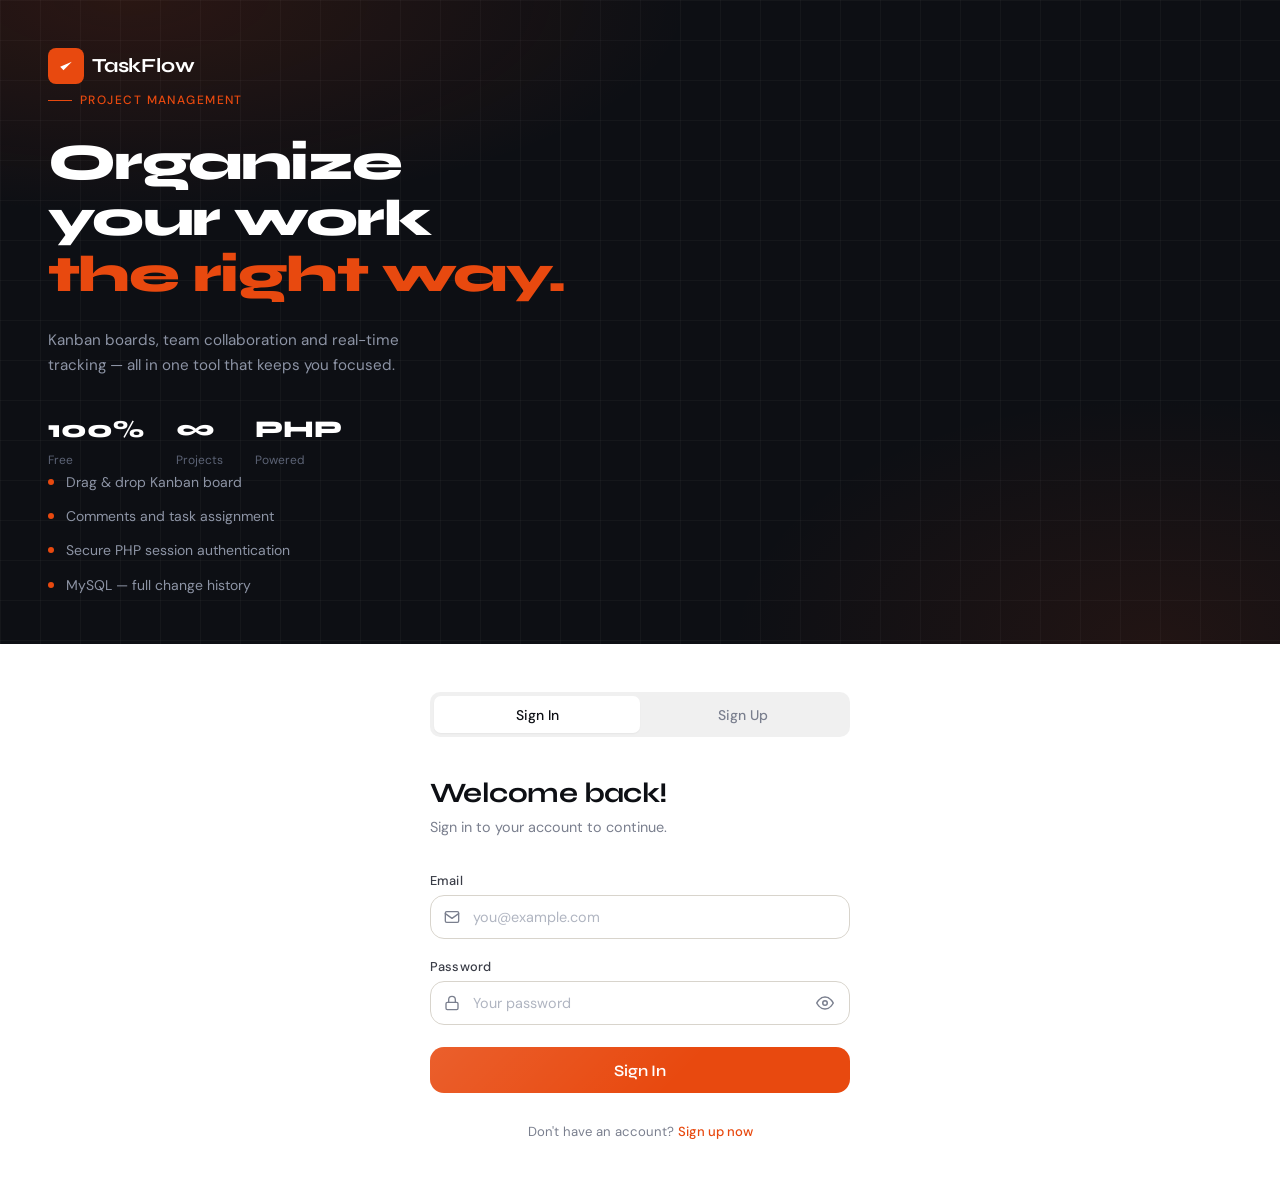
<file: index.html>
<!DOCTYPE html>
<html lang="en">
<head>
  <meta charset="UTF-8" />
  <meta name="viewport" content="width=device-width, initial-scale=1.0" />
  <title>TaskFlow — Sign In</title>

  <!-- Google Fonts -->
  <link rel="preconnect" href="https://fonts.googleapis.com">
  <link rel="preconnect" href="https://fonts.gstatic.com" crossorigin>
  <link href="https://fonts.googleapis.com/css2?family=Syne:wght@400;600;700;800&family=DM+Sans:ital,opsz,wght@0,9..40,300;0,9..40,400;0,9..40,500;1,9..40,300&display=swap" rel="stylesheet">

  <!-- Stylesheet -->
  <link rel="stylesheet" href="css/base.css">
  <link rel="stylesheet" href="css/auth.css">
  <link rel="stylesheet" href="css/dashboard.css">
</head>
<body>

  <!-- ═══════════════════════════════════════
       LEFT — Hero panel
  ═══════════════════════════════════════ -->
  <aside class="panel-hero" aria-hidden="true">

    <!-- Brand -->
    <header class="hero-brand">
      <div class="hero-brand__mark">
        <svg viewBox="0 0 24 24" xmlns="http://www.w3.org/2000/svg" aria-hidden="true">
          <path d="M5 13l4 4L19 7"/>
        </svg>
      </div>
      <span class="hero-brand__name">TaskFlow</span>
    </header>

    <!-- Main copy -->
    <div class="hero-content">
      <p class="hero-eyebrow">Project Management</p>
      <h2 class="hero-title">Organize<br/>your work<br/><em>the right way.</em></h2>
      <p class="hero-desc">
        Kanban boards, team collaboration and real-time tracking —
        all in one tool that keeps you focused.
      </p>
      <div class="hero-stat" style="margin-top:2rem">
        <div class="hero-stat__item">
          <span class="hero-stat__num">100%</span>
          <span class="hero-stat__label">Free</span>
        </div>
        <div class="hero-stat__item">
          <span class="hero-stat__num">∞</span>
          <span class="hero-stat__label">Projects</span>
        </div>
        <div class="hero-stat__item">
          <span class="hero-stat__num">PHP</span>
          <span class="hero-stat__label">Powered</span>
        </div>
      </div>
    </div>

    <!-- Feature bullets -->
    <ul class="hero-features" role="list">
      <li>Drag &amp; drop Kanban board</li>
      <li>Comments and task assignment</li>
      <li>Secure PHP session authentication</li>
      <li>MySQL — full change history</li>
    </ul>

  </aside>


  <!-- ═══════════════════════════════════════
       RIGHT — Auth panel
  ═══════════════════════════════════════ -->
  <main class="panel-auth">
    <div class="auth-container" role="region" aria-label="Login and registration form">

      <!-- Tab switcher -->
      <nav class="auth-tabs" role="tablist" aria-label="Select form">
        <button
          class="auth-tab active"
          role="tab"
          aria-selected="true"
          aria-controls="panel-login"
          id="tab-login"
          data-target="login"
        >Sign In</button>
        <button
          class="auth-tab"
          role="tab"
          aria-selected="false"
          aria-controls="panel-register"
          id="tab-register"
          data-target="register"
        >Sign Up</button>
      </nav>


      <!-- ── LOGIN PANEL ──────────────────────── -->
      <section
        class="form-panel active"
        id="panel-login"
        role="tabpanel"
        aria-labelledby="tab-login"
      >
        <header class="auth-heading">
          <h1>Welcome back!</h1>
          <p>Sign in to your account to continue.</p>
        </header>

        <form id="form-login" method="POST" novalidate aria-label="Sign in form" class="auth-form">

          <!-- Email -->
          <div class="field">
            <label for="login-email">Email</label>
            <div class="field-wrap">
              <svg viewBox="0 0 24 24" fill="none" stroke-width="2" stroke-linecap="round" stroke-linejoin="round" aria-hidden="true">
                <rect x="2" y="4" width="20" height="16" rx="2"/>
                <path d="M2 7l10 7 10-7"/>
              </svg>
              <input
                type="email"
                id="login-email"
                name="email"
                placeholder="you@example.com"
                autocomplete="email"
                required
                aria-required="true"
                aria-describedby="login-email-error"
              />
            </div>
            <span class="field-error" id="login-email-error" role="alert" aria-live="polite"></span>
          </div>

          <!-- Password -->
          <div class="field">
            <label for="login-password">Password</label>
            <div class="field-wrap has-toggle">
              <svg viewBox="0 0 24 24" fill="none" stroke-width="2" stroke-linecap="round" stroke-linejoin="round" aria-hidden="true">
                <rect x="3" y="11" width="18" height="11" rx="2" ry="2"/>
                <path d="M7 11V7a5 5 0 0 1 10 0v4"/>
              </svg>
              <input
                type="password"
                id="login-password"
                name="password"
                placeholder="Your password"
                autocomplete="current-password"
                required
                aria-required="true"
                aria-describedby="login-password-error"
              />
              <button type="button" class="btn-eye" aria-label="Toggle password visibility" data-target="login-password">
                <svg viewBox="0 0 24 24" fill="none" stroke-width="2" stroke-linecap="round" stroke-linejoin="round" class="icon-eye" aria-hidden="true">
                  <path d="M1 12s4-8 11-8 11 8 11 8-4 8-11 8-11-8-11-8z"/>
                  <circle cx="12" cy="12" r="3"/>
                </svg>
              </button>
            </div>
            <span class="field-error" id="login-password-error" role="alert" aria-live="polite"></span>
          </div>

          <!-- Server message -->
          <div class="auth-message" id="login-message" role="status" aria-live="polite"></div>

          <!-- Submit -->
          <button type="submit" class="btn-submit" id="btn-login">
            <span class="btn-label">Sign In</span>
            <span class="spinner" aria-hidden="true"></span>
          </button>

        </form>

        <p class="auth-footnote">
          Don't have an account?
          <a href="#" id="link-to-register">Sign up now</a>
        </p>
      </section>


      <!-- ── REGISTER PANEL ───────────────────── -->
      <section
        class="form-panel"
        id="panel-register"
        role="tabpanel"
        aria-labelledby="tab-register"
        aria-hidden="true"
      >
        <header class="auth-heading">
          <h1>Create an account</h1>
          <p>It's free and only takes a minute.</p>
        </header>

        <form id="form-register" method="POST" novalidate aria-label="Registration form" class="auth-form">

          <!-- Username -->
          <div class="field">
            <label for="reg-username">Username</label>
            <div class="field-wrap">
              <svg viewBox="0 0 24 24" fill="none" stroke-width="2" stroke-linecap="round" stroke-linejoin="round" aria-hidden="true">
                <path d="M20 21v-2a4 4 0 0 0-4-4H8a4 4 0 0 0-4 4v2"/>
                <circle cx="12" cy="7" r="4"/>
              </svg>
              <input
                type="text"
                id="reg-username"
                name="username"
                placeholder="cooluser123"
                autocomplete="username"
                required
                aria-required="true"
                minlength="3"
                maxlength="50"
                aria-describedby="reg-username-error"
              />
            </div>
            <span class="field-error" id="reg-username-error" role="alert" aria-live="polite"></span>
          </div>

          <!-- Email -->
          <div class="field">
            <label for="reg-email">Email</label>
            <div class="field-wrap">
              <svg viewBox="0 0 24 24" fill="none" stroke-width="2" stroke-linecap="round" stroke-linejoin="round" aria-hidden="true">
                <rect x="2" y="4" width="20" height="16" rx="2"/>
                <path d="M2 7l10 7 10-7"/>
              </svg>
              <input
                type="email"
                id="reg-email"
                name="email"
                placeholder="you@example.com"
                autocomplete="email"
                required
                aria-required="true"
                aria-describedby="reg-email-error"
              />
            </div>
            <span class="field-error" id="reg-email-error" role="alert" aria-live="polite"></span>
          </div>

          <!-- Password -->
          <div class="field">
            <label for="reg-password">Password</label>
            <div class="field-wrap has-toggle">
              <svg viewBox="0 0 24 24" fill="none" stroke-width="2" stroke-linecap="round" stroke-linejoin="round" aria-hidden="true">
                <rect x="3" y="11" width="18" height="11" rx="2" ry="2"/>
                <path d="M7 11V7a5 5 0 0 1 10 0v4"/>
              </svg>
              <input
                type="password"
                id="reg-password"
                name="password"
                placeholder="At least 6 characters"
                autocomplete="new-password"
                required
                aria-required="true"
                minlength="6"
                aria-describedby="reg-password-error reg-password-hint"
              />
              <button type="button" class="btn-eye" aria-label="Toggle password visibility" data-target="reg-password">
                <svg viewBox="0 0 24 24" fill="none" stroke-width="2" stroke-linecap="round" stroke-linejoin="round" class="icon-eye" aria-hidden="true">
                  <path d="M1 12s4-8 11-8 11 8 11 8-4 8-11 8-11-8-11-8z"/>
                  <circle cx="12" cy="12" r="3"/>
                </svg>
              </button>
            </div>
            <span class="field-error" id="reg-password-error" role="alert" aria-live="polite"></span>
            <span id="reg-password-hint" style="font-size:.78rem; color:var(--ink-soft); display:none">
              At least 6 characters
            </span>
          </div>

          <!-- Confirm Password -->
          <div class="field">
            <label for="reg-confirm">Confirm password</label>
            <div class="field-wrap has-toggle">
              <svg viewBox="0 0 24 24" fill="none" stroke-width="2" stroke-linecap="round" stroke-linejoin="round" aria-hidden="true">
                <rect x="3" y="11" width="18" height="11" rx="2" ry="2"/>
                <path d="M7 11V7a5 5 0 0 1 10 0v4"/>
              </svg>
              <input
                type="password"
                id="reg-confirm"
                name="confirm_password"
                placeholder="Repeat your password"
                autocomplete="new-password"
                required
                aria-required="true"
                aria-describedby="reg-confirm-error"
              />
              <button type="button" class="btn-eye" aria-label="Toggle password visibility" data-target="reg-confirm">
                <svg viewBox="0 0 24 24" fill="none" stroke-width="2" stroke-linecap="round" stroke-linejoin="round" class="icon-eye" aria-hidden="true">
                  <path d="M1 12s4-8 11-8 11 8 11 8-4 8-11 8-11-8-11-8z"/>
                  <circle cx="12" cy="12" r="3"/>
                </svg>
              </button>
            </div>
            <span class="field-error" id="reg-confirm-error" role="alert" aria-live="polite"></span>
          </div>

          <!-- Server message -->
          <div class="auth-message" id="register-message" role="status" aria-live="polite"></div>

          <!-- Submit -->
          <button type="submit" class="btn-submit" id="btn-register">
            <span class="btn-label">Create account</span>
            <span class="spinner" aria-hidden="true"></span>
          </button>

        </form>

        <p class="auth-footnote">
          Already have an account?
          <a href="#" id="link-to-login">Sign in here</a>
        </p>
      </section>

    </div><!-- /.auth-container -->
  </main>

  <!-- JavaScript -->
  <script src="js/auth.js"></script>

</body>
</html>
</file>
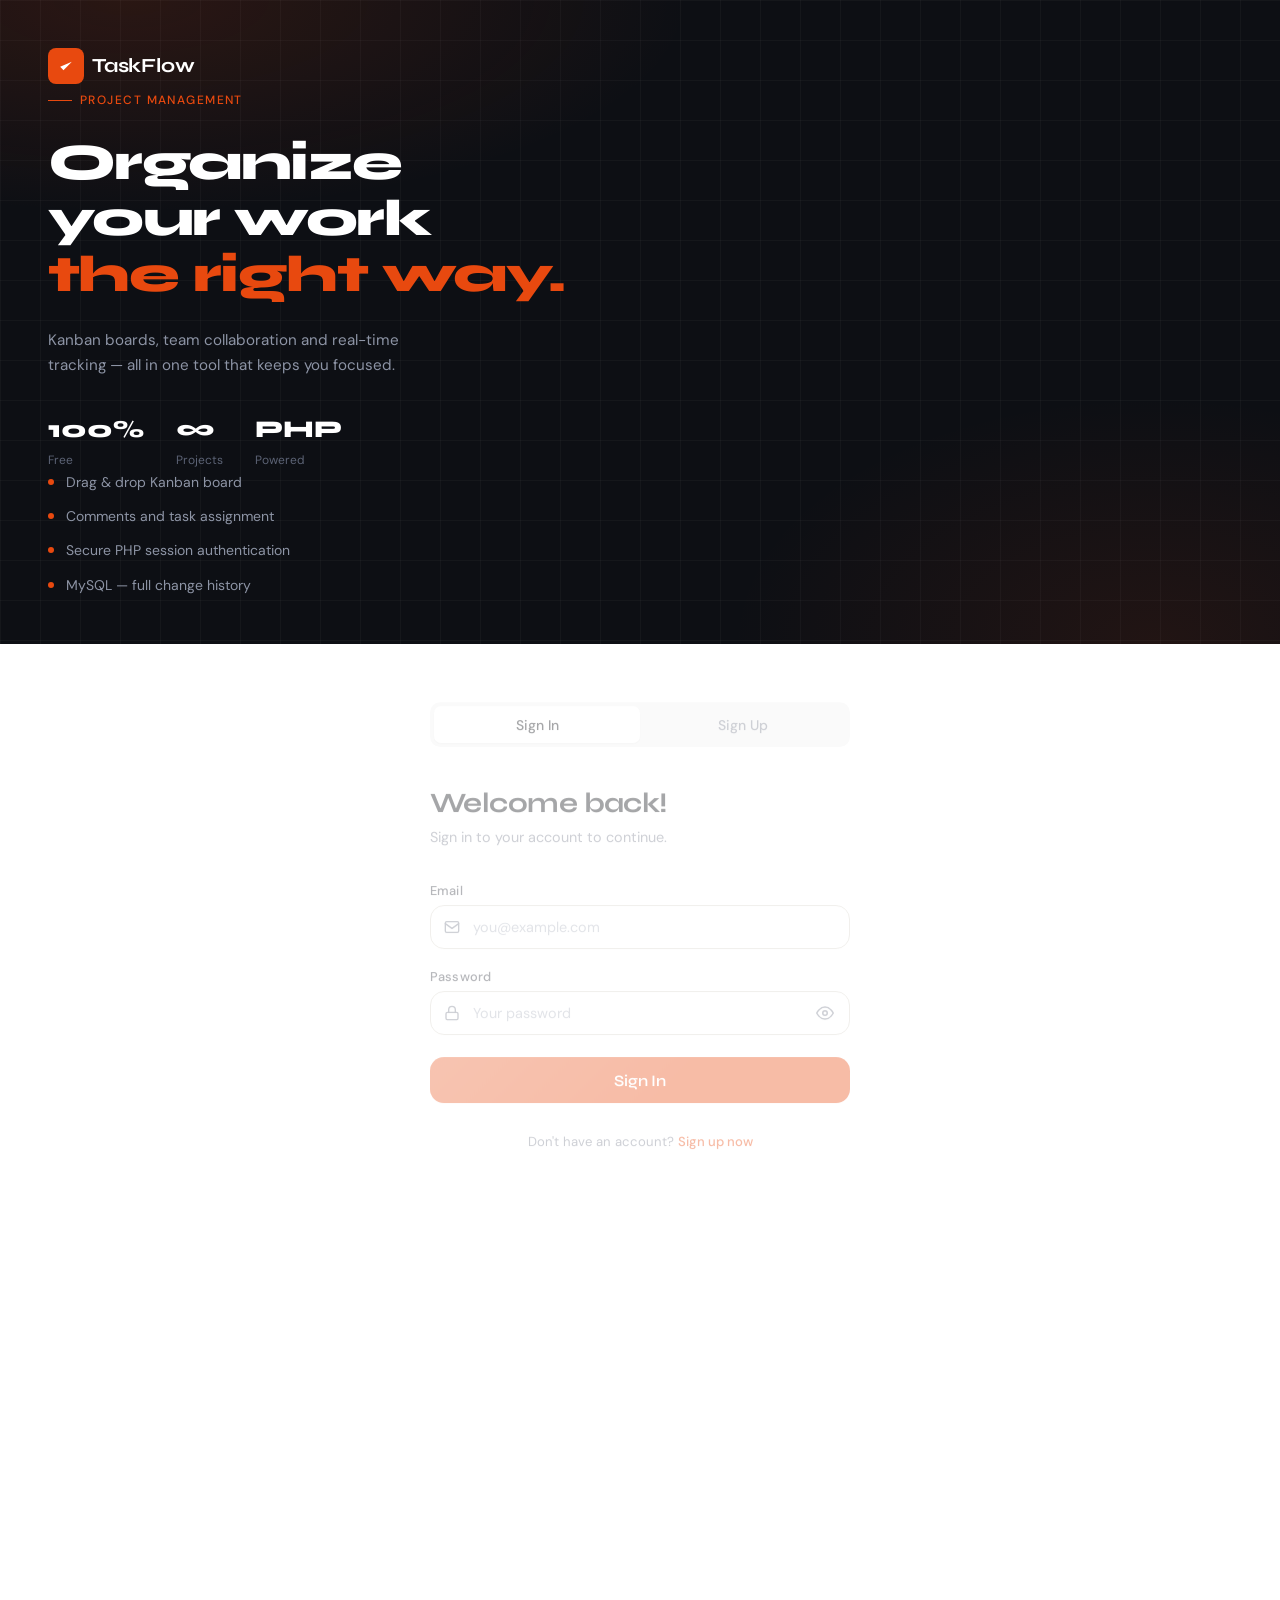
<file: dashboard.html>
<!DOCTYPE html>
<html lang="en">
<head>
  <meta charset="UTF-8" />
  <meta name="viewport" content="width=device-width, initial-scale=1.0" />
  <title>TaskFlow — Dashboard</title>

  <!-- Google Fonts -->
  <link rel="preconnect" href="https://fonts.googleapis.com">
  <link rel="preconnect" href="https://fonts.gstatic.com" crossorigin>
  <link href="https://fonts.googleapis.com/css2?family=Syne:wght@400;600;700;800&family=DM+Sans:ital,opsz,wght@0,9..40,300;0,9..40,400;0,9..40,500;1,9..40,300&display=swap" rel="stylesheet">

  <!-- Stylesheet -->
   <link rel="stylesheet" href="css/auth.css">
   <link rel="stylesheet" href="css/base.css">
  <link rel="stylesheet" href="css/dashboard.css">
  <link rel="stylesheet" href="css/modals.css">
</head>
<body class="page-dashboard">


  <!-- ═══════════════════════════════════════
       SIDEBAR
  ═══════════════════════════════════════ -->
  <aside class="sidebar" aria-label="Main navigation">

    <!-- Brand -->
    <div class="sidebar__brand">
      <div class="sidebar__brand-mark" aria-hidden="true">
        <svg viewBox="0 0 24 24" xmlns="http://www.w3.org/2000/svg">
          <path d="M5 13l4 4L19 7"/>
        </svg>
      </div>
      <span class="sidebar__brand-name">TaskFlow</span>
    </div>

    <!-- Nav links -->
    <nav class="sidebar__nav" aria-label="Sidebar navigation">

      <span class="sidebar__group-label">Workspace</span>

      <a href="dashboard.html" class="sidebar__link active" aria-current="page">
        <svg viewBox="0 0 24 24" fill="none" stroke-width="2" stroke-linecap="round" stroke-linejoin="round" aria-hidden="true">
          <rect x="3" y="3" width="7" height="7"/><rect x="14" y="3" width="7" height="7"/>
          <rect x="3" y="14" width="7" height="7"/><rect x="14" y="14" width="7" height="7"/>
        </svg>
        <span>Dashboard</span>
      </a>

      <a href="project.html" class="sidebar__link">
        <svg viewBox="0 0 24 24" fill="none" stroke-width="2" stroke-linecap="round" stroke-linejoin="round" aria-hidden="true">
          <path d="M22 19a2 2 0 0 1-2 2H4a2 2 0 0 1-2-2V5a2 2 0 0 1 2-2h5l2 3h9a2 2 0 0 1 2 2z"/>
        </svg>
        <span>Projects</span>
        <span class="sidebar__badge">4</span>
      </a>

      <a href="#" class="sidebar__link">
        <svg viewBox="0 0 24 24" fill="none" stroke-width="2" stroke-linecap="round" stroke-linejoin="round" aria-hidden="true">
          <path d="M9 11l3 3L22 4"/>
          <path d="M21 12v7a2 2 0 0 1-2 2H5a2 2 0 0 1-2-2V5a2 2 0 0 1 2-2h11"/>
        </svg>
        <span>My Tasks</span>
        <span class="sidebar__badge">12</span>
      </a>

      <a href="#" class="sidebar__link">
        <svg viewBox="0 0 24 24" fill="none" stroke-width="2" stroke-linecap="round" stroke-linejoin="round" aria-hidden="true">
          <rect x="3" y="4" width="18" height="18" rx="2"/><line x1="16" y1="2" x2="16" y2="6"/>
          <line x1="8" y1="2" x2="8" y2="6"/><line x1="3" y1="10" x2="21" y2="10"/>
        </svg>
        <span>Calendar</span>
      </a>

      <span class="sidebar__group-label">Account</span>

      <a href="#" class="sidebar__link">
        <svg viewBox="0 0 24 24" fill="none" stroke-width="2" stroke-linecap="round" stroke-linejoin="round" aria-hidden="true">
          <path d="M20 21v-2a4 4 0 0 0-4-4H8a4 4 0 0 0-4 4v2"/>
          <circle cx="12" cy="7" r="4"/>
        </svg>
        <span>Profile</span>
      </a>

      <a href="#" class="sidebar__link">
        <svg viewBox="0 0 24 24" fill="none" stroke-width="2" stroke-linecap="round" stroke-linejoin="round" aria-hidden="true">
          <circle cx="12" cy="12" r="3"/>
          <path d="M19.4 15a1.65 1.65 0 0 0 .33 1.82l.06.06a2 2 0 0 1-2.83 2.83l-.06-.06a1.65 1.65 0 0 0-1.82-.33 1.65 1.65 0 0 0-1 1.51V21a2 2 0 0 1-4 0v-.09A1.65 1.65 0 0 0 9 19.4a1.65 1.65 0 0 0-1.82.33l-.06.06a2 2 0 0 1-2.83-2.83l.06-.06A1.65 1.65 0 0 0 4.68 15a1.65 1.65 0 0 0-1.51-1H3a2 2 0 0 1 0-4h.09A1.65 1.65 0 0 0 4.6 9a1.65 1.65 0 0 0-.33-1.82l-.06-.06a2 2 0 0 1 2.83-2.83l.06.06A1.65 1.65 0 0 0 9 4.68a1.65 1.65 0 0 0 1-1.51V3a2 2 0 0 1 4 0v.09a1.65 1.65 0 0 0 1 1.51 1.65 1.65 0 0 0 1.82-.33l.06-.06a2 2 0 0 1 2.83 2.83l-.06.06A1.65 1.65 0 0 0 19.4 9a1.65 1.65 0 0 0 1.51 1H21a2 2 0 0 1 0 4h-.09a1.65 1.65 0 0 0-1.51 1z"/>
        </svg>
        <span>Settings</span>
      </a>

    </nav>

    <!-- User footer -->
    <div class="sidebar__footer">
      <div class="sidebar__avatar" aria-hidden="true">JD</div>
      <span class="sidebar__user-name">John Doe</span>
    </div>

  </aside>


  <!-- ═══════════════════════════════════════
       TOP BAR
  ═══════════════════════════════════════ -->
  <header class="topbar" role="banner">

    <!-- Sidebar toggle -->
    <button
      class="topbar__toggle"
      id="btn-sidebar-toggle"
      aria-label="Toggle sidebar"
      aria-expanded="false"
      aria-controls="sidebar"
    >
      <svg viewBox="0 0 24 24" fill="none" stroke-width="2" stroke-linecap="round" stroke-linejoin="round" aria-hidden="true">
        <line x1="3" y1="6"  x2="21" y2="6"/>
        <line x1="3" y1="12" x2="21" y2="12"/>
        <line x1="3" y1="18" x2="21" y2="18"/>
      </svg>
    </button>

    <!-- Search -->
    <div class="topbar__search" role="search">
      <svg viewBox="0 0 24 24" fill="none" stroke-width="2" stroke-linecap="round" stroke-linejoin="round" aria-hidden="true">
        <circle cx="11" cy="11" r="8"/><line x1="21" y1="21" x2="16.65" y2="16.65"/>
      </svg>
      <input
        type="search"
        id="topbar-search"
        placeholder="Search projects, tasks…"
        autocomplete="off"
        aria-label="Search"
      />
    </div>

    <!-- Action buttons -->
    <div class="topbar__actions">

      <!-- Notifications -->
      <button class="topbar__btn topbar__btn--notify" aria-label="Notifications">
        <svg viewBox="0 0 24 24" fill="none" stroke-width="2" stroke-linecap="round" stroke-linejoin="round" aria-hidden="true">
          <path d="M18 8A6 6 0 0 0 6 8c0 7-3 9-3 9h18s-3-2-3-9"/>
          <path d="M13.73 21a2 2 0 0 1-3.46 0"/>
        </svg>
      </button>

      <!-- User avatar -->
      <div class="topbar__avatar" role="button" tabindex="0" aria-label="User menu" aria-haspopup="true">
        JD
      </div>

    </div>

  </header>


  <!-- ═══════════════════════════════════════
       MOBILE SEARCH STRIP
       Hidden on desktop/tablet — displayed
       under the topbar on mobile (< 768px).
       The id="mobile-search-input" is controlled
       by the same setupSearch() in dashboard.js.
  ═══════════════════════════════════════ -->
  <div class="mobile-search" role="search" aria-label="Mobile search">
    <svg viewBox="0 0 24 24" fill="none" stroke-width="2" stroke-linecap="round" stroke-linejoin="round" aria-hidden="true">
      <circle cx="11" cy="11" r="8"/><line x1="21" y1="21" x2="16.65" y2="16.65"/>
    </svg>
    <input
      type="search"
      id="mobile-search-input"
      placeholder="Search tasks…"
      autocomplete="off"
      aria-label="Search tasks"
    />
  </div>

  <!-- Sidebar backdrop — clicking closes the overlay sidebar on mobile -->
  <div class="sidebar-backdrop" id="sidebar-backdrop" aria-hidden="true"></div>


  <!-- ═══════════════════════════════════════
       MAIN CONTENT
  ═══════════════════════════════════════ -->
  <main class="main-content" id="main" aria-label="Dashboard content">


    <!-- ── Page header ──────────────────────── -->
    <section aria-labelledby="page-heading">
      <div class="section-header">
        <h1 class="page-title" id="page-heading">Dashboard</h1>
        <button class="btn-sm" id="btn-new-project" aria-label="Create new project">
          <svg viewBox="0 0 24 24" fill="none" stroke-width="2" stroke-linecap="round" stroke-linejoin="round" aria-hidden="true">
            <line x1="12" y1="5" x2="12" y2="19"/><line x1="5" y1="12" x2="19" y2="12"/>
          </svg>
          New Project
        </button>
      </div>
    </section>


    <!-- ── Stat cards ────────────────────────── -->
    <section aria-labelledby="stats-heading">
      <h2 class="visually-hidden" id="stats-heading">Overview statistics</h2>

      <div class="stats-grid">

        <!-- Total Projects -->
        <article class="stat-card" aria-label="Total projects">
          <div class="stat-card__icon stat-card__icon--accent" aria-hidden="true">
            <svg viewBox="0 0 24 24" fill="none" stroke-width="2" stroke-linecap="round" stroke-linejoin="round">
              <path d="M22 19a2 2 0 0 1-2 2H4a2 2 0 0 1-2-2V5a2 2 0 0 1 2-2h5l2 3h9a2 2 0 0 1 2 2z"/>
            </svg>
          </div>
          <span class="stat-card__label">Total Projects</span>
          <span class="stat-card__value" id="stat-projects">—</span>
          <span class="stat-card__delta stat-card__delta--up" aria-label="Up 2 from last month">
            ↑ 2 this month
          </span>
        </article>

        <!-- Open Tasks -->
        <article class="stat-card" aria-label="Open tasks">
          <div class="stat-card__icon stat-card__icon--blue" aria-hidden="true">
            <svg viewBox="0 0 24 24" fill="none" stroke-width="2" stroke-linecap="round" stroke-linejoin="round">
              <line x1="8" y1="6" x2="21" y2="6"/><line x1="8" y1="12" x2="21" y2="12"/>
              <line x1="8" y1="18" x2="21" y2="18"/>
              <line x1="3" y1="6"  x2="3.01" y2="6"/>
              <line x1="3" y1="12" x2="3.01" y2="12"/>
              <line x1="3" y1="18" x2="3.01" y2="18"/>
            </svg>
          </div>
          <span class="stat-card__label">Open Tasks</span>
          <span class="stat-card__value" id="stat-tasks">—</span>
          <span class="stat-card__delta stat-card__delta--down" aria-label="Down 3 from last week">
            ↓ 3 from last week
          </span>
        </article>

        <!-- Completed -->
        <article class="stat-card" aria-label="Completed tasks">
          <div class="stat-card__icon stat-card__icon--green" aria-hidden="true">
            <svg viewBox="0 0 24 24" fill="none" stroke-width="2" stroke-linecap="round" stroke-linejoin="round">
              <path d="M22 11.08V12a10 10 0 1 1-5.93-9.14"/>
              <polyline points="22 4 12 14.01 9 11.01"/>
            </svg>
          </div>
          <span class="stat-card__label">Completed</span>
          <span class="stat-card__value" id="stat-done">—</span>
          <span class="stat-card__delta stat-card__delta--up" aria-label="Up 8 from last week">
            ↑ 8 from last week
          </span>
        </article>

        <!-- Team Members -->
        <article class="stat-card" aria-label="Team members">
          <div class="stat-card__icon stat-card__icon--amber" aria-hidden="true">
            <svg viewBox="0 0 24 24" fill="none" stroke-width="2" stroke-linecap="round" stroke-linejoin="round">
              <path d="M17 21v-2a4 4 0 0 0-4-4H5a4 4 0 0 0-4 4v2"/>
              <circle cx="9" cy="7" r="4"/>
              <path d="M23 21v-2a4 4 0 0 0-3-3.87"/>
              <path d="M16 3.13a4 4 0 0 1 0 7.75"/>
            </svg>
          </div>
          <span class="stat-card__label">Team Members</span>
          <span class="stat-card__value" id="stat-members">—</span>
          <span class="stat-card__delta" aria-label="No change">
            No change
          </span>
        </article>

      </div>
    </section>


    <!-- ── Project cards ─────────────────────── -->
    <section aria-labelledby="projects-heading">
      <div class="section-header">
        <h2 id="projects-heading">Projects</h2>
        <a href="#" class="btn-sm btn-sm--ghost">View all</a>
      </div>

      <!--
        Project cards are rendered here by js/dashboard.js
        after fetching api/projects/list.php.
        Placeholder cards are shown until data loads.
      -->
      <div class="projects-grid" id="projects-grid" aria-live="polite" aria-busy="true">

        <!-- Placeholder card 1 -->
        <article class="project-card" aria-label="Loading project">
          <div class="project-card__header">
            <div>
              <p class="project-card__title">Loading…</p>
              <p class="project-card__desc">Fetching your projects</p>
            </div>
            <span class="project-dot" style="background:#e8490f" aria-hidden="true"></span>
          </div>
          <div class="project-progress">
            <div class="project-progress__label">
              <span>Progress</span>
              <span>—</span>
            </div>
            <div class="project-progress__bar" role="progressbar" aria-valuenow="0" aria-valuemin="0" aria-valuemax="100">
              <div class="project-progress__fill" style="width:0%"></div>
            </div>
          </div>
          <div class="project-members" aria-label="Members">
            <div class="project-members__avatar" aria-hidden="true">?</div>
          </div>
        </article>

        <!-- Placeholder card 2 -->
        <article class="project-card" aria-label="Loading project">
          <div class="project-card__header">
            <div>
              <p class="project-card__title">Loading…</p>
              <p class="project-card__desc">Fetching your projects</p>
            </div>
            <span class="project-dot" style="background:#2563eb" aria-hidden="true"></span>
          </div>
          <div class="project-progress">
            <div class="project-progress__label">
              <span>Progress</span>
              <span>—</span>
            </div>
            <div class="project-progress__bar" role="progressbar" aria-valuenow="0" aria-valuemin="0" aria-valuemax="100">
              <div class="project-progress__fill" style="width:0%"></div>
            </div>
          </div>
          <div class="project-members" aria-label="Members">
            <div class="project-members__avatar" aria-hidden="true">?</div>
          </div>
        </article>

        <!-- Placeholder card 3 -->
        <article class="project-card" aria-label="Loading project">
          <div class="project-card__header">
            <div>
              <p class="project-card__title">Loading…</p>
              <p class="project-card__desc">Fetching your projects</p>
            </div>
            <span class="project-dot" style="background:#16a34a" aria-hidden="true"></span>
          </div>
          <div class="project-progress">
            <div class="project-progress__label">
              <span>Progress</span>
              <span>—</span>
            </div>
            <div class="project-progress__bar" role="progressbar" aria-valuenow="0" aria-valuemin="0" aria-valuemax="100">
              <div class="project-progress__fill" style="width:0%"></div>
            </div>
          </div>
          <div class="project-members" aria-label="Members">
            <div class="project-members__avatar" aria-hidden="true">?</div>
          </div>
        </article>

      </div>
    </section>


    <!-- ── Recent tasks ──────────────────────── -->
    <section aria-labelledby="tasks-heading">
      <div class="section-header">
        <h2 id="tasks-heading">Recent Tasks</h2>
        <a href="#" class="btn-sm btn-sm--ghost">View all</a>
      </div>

      <!--
        Task items rendered by js/dashboard.js
        after fetching api/tasks/list.php.
      -->
      <ul class="task-list" id="task-list" aria-live="polite" aria-busy="true">

        <li class="task-item">
          <div class="task-item__check" aria-hidden="true"></div>
          <span class="task-item__title">Loading tasks…</span>
          <span class="task-item__due">—</span>
        </li>

      </ul>
    </section>


  </main><!-- /.main-content -->


  <!-- JavaScript -->
  <script src="js/api.js"></script>
  <script src="js/dashboard.js"></script>

</body>
</html>
</file>
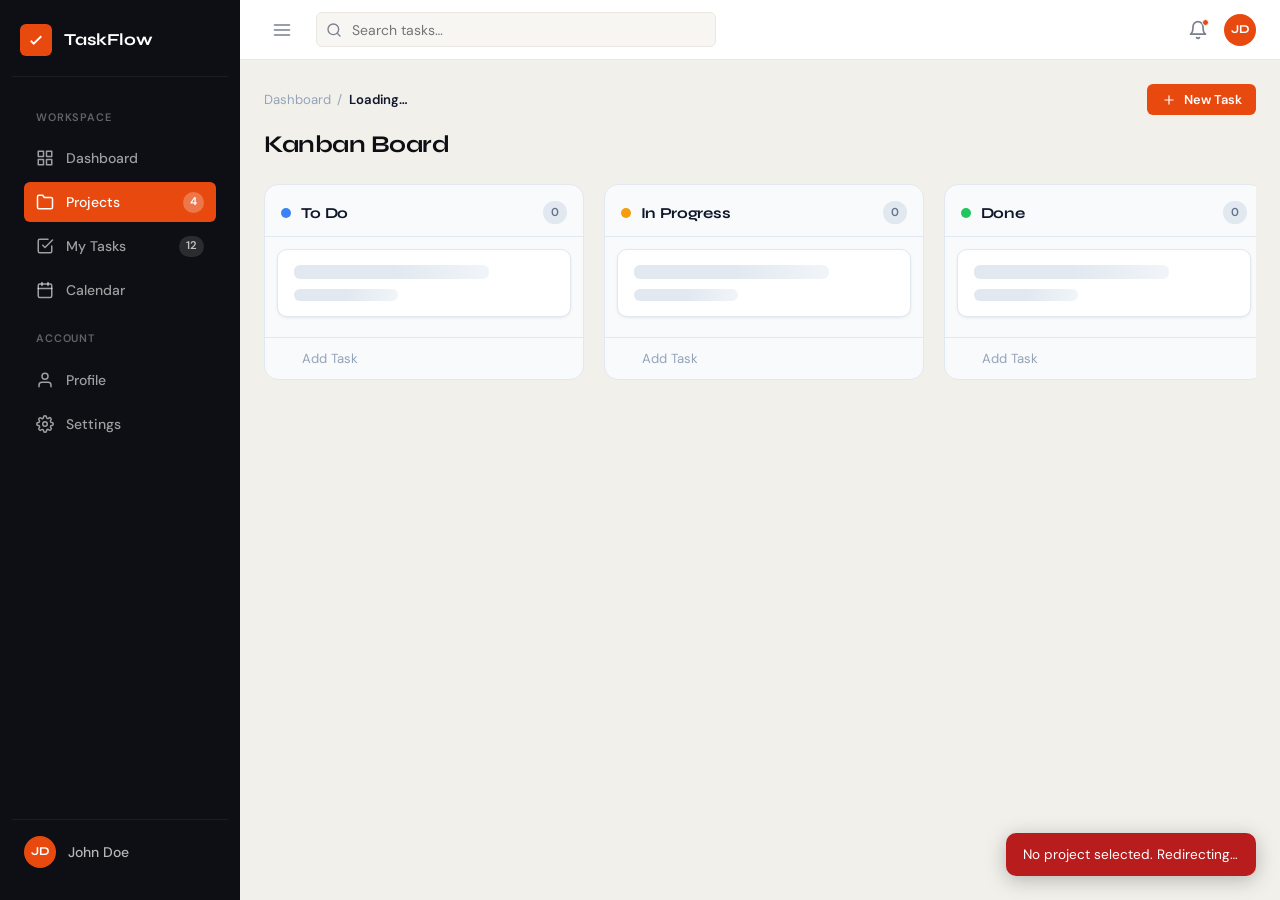
<file: project.html>
<!DOCTYPE html>
<html lang="en">
<head>
  <meta charset="UTF-8" />
  <meta name="viewport" content="width=device-width, initial-scale=1.0" />
  <title>TaskFlow — Kanban Board</title>

  <!-- Google Fonts (same as dashboard.html) -->
  <link rel="preconnect" href="https://fonts.googleapis.com">
  <link rel="preconnect" href="https://fonts.gstatic.com" crossorigin>
  <link href="https://fonts.googleapis.com/css2?family=Syne:wght@400;600;700;800&family=DM+Sans:ital,opsz,wght@0,9..40,300;0,9..40,400;0,9..40,500;1,9..40,300&display=swap" rel="stylesheet">

  <!-- Stylesheets -->
  <link rel="stylesheet" href="css/auth.css">
  <link rel="stylesheet" href="css/base.css">
  <link rel="stylesheet" href="css/kanban.css">
  <link rel="stylesheet" href="css/modals.css">
</head>
<body class="page-kanban">

  <!-- ═══════════════════════════════════════
       SIDEBAR (same as dashboard.html)
  ═══════════════════════════════════════ -->
  <aside class="sidebar" id="sidebar" aria-label="Main navigation">
    <div class="sidebar__brand">
      <div class="sidebar__brand-mark" aria-hidden="true">
        <svg viewBox="0 0 24 24" xmlns="http://www.w3.org/2000/svg"><path d="M5 13l4 4L19 7"/></svg>
      </div>
      <span class="sidebar__brand-name">TaskFlow</span>
    </div>

    <nav class="sidebar__nav" aria-label="Sidebar navigation">
      <span class="sidebar__group-label">Workspace</span>

      <a href="dashboard.html" class="sidebar__link">
        <svg viewBox="0 0 24 24" fill="none" stroke-width="2" stroke-linecap="round" stroke-linejoin="round" aria-hidden="true">
          <rect x="3" y="3" width="7" height="7"/><rect x="14" y="3" width="7" height="7"/>
          <rect x="3" y="14" width="7" height="7"/><rect x="14" y="14" width="7" height="7"/>
        </svg>
        <span>Dashboard</span>
      </a>

      <a href="project.html" class="sidebar__link active" aria-current="page">
        <svg viewBox="0 0 24 24" fill="none" stroke-width="2" stroke-linecap="round" stroke-linejoin="round" aria-hidden="true">
          <path d="M22 19a2 2 0 0 1-2 2H4a2 2 0 0 1-2-2V5a2 2 0 0 1 2-2h5l2 3h9a2 2 0 0 1 2 2z"/>
        </svg>
        <span>Projects</span>
        <span class="sidebar__badge">4</span>
      </a>

      <a href="#" class="sidebar__link">
        <svg viewBox="0 0 24 24" fill="none" stroke-width="2" stroke-linecap="round" stroke-linejoin="round" aria-hidden="true">
          <path d="M9 11l3 3L22 4"/>
          <path d="M21 12v7a2 2 0 0 1-2 2H5a2 2 0 0 1-2-2V5a2 2 0 0 1 2-2h11"/>
        </svg>
        <span>My Tasks</span>
        <span class="sidebar__badge">12</span>
      </a>

      <a href="#" class="sidebar__link">
        <svg viewBox="0 0 24 24" fill="none" stroke-width="2" stroke-linecap="round" stroke-linejoin="round" aria-hidden="true">
          <rect x="3" y="4" width="18" height="18" rx="2"/><line x1="16" y1="2" x2="16" y2="6"/>
          <line x1="8" y1="2" x2="8" y2="6"/><line x1="3" y1="10" x2="21" y2="10"/>
        </svg>
        <span>Calendar</span>
      </a>

      <span class="sidebar__group-label">Account</span>

      <a href="#" class="sidebar__link">
        <svg viewBox="0 0 24 24" fill="none" stroke-width="2" stroke-linecap="round" stroke-linejoin="round" aria-hidden="true">
          <path d="M20 21v-2a4 4 0 0 0-4-4H8a4 4 0 0 0-4 4v2"/>
          <circle cx="12" cy="7" r="4"/>
        </svg>
        <span>Profile</span>
      </a>

      <a href="#" class="sidebar__link">
        <svg viewBox="0 0 24 24" fill="none" stroke-width="2" stroke-linecap="round" stroke-linejoin="round" aria-hidden="true">
          <circle cx="12" cy="12" r="3"/>
          <path d="M19.4 15a1.65 1.65 0 0 0 .33 1.82l.06.06a2 2 0 0 1-2.83 2.83l-.06-.06a1.65 1.65 0 0 0-1.82-.33 1.65 1.65 0 0 0-1 1.51V21a2 2 0 0 1-4 0v-.09A1.65 1.65 0 0 0 9 19.4a1.65 1.65 0 0 0-1.82.33l-.06.06a2 2 0 0 1-2.83-2.83l.06-.06A1.65 1.65 0 0 0 4.68 15a1.65 1.65 0 0 0-1.51-1H3a2 2 0 0 1 0-4h.09A1.65 1.65 0 0 0 4.6 9a1.65 1.65 0 0 0-.33-1.82l-.06-.06a2 2 0 0 1 2.83-2.83l.06.06A1.65 1.65 0 0 0 9 4.68a1.65 1.65 0 0 0 1-1.51V3a2 2 0 0 1 4 0v.09a1.65 1.65 0 0 0 1 1.51 1.65 1.65 0 0 0 1.82-.33l.06-.06a2 2 0 0 1 2.83 2.83l-.06.06A1.65 1.65 0 0 0 19.4 9a1.65 1.65 0 0 0 1.51 1H21a2 2 0 0 1 0 4h-.09a1.65 1.65 0 0 0-1.51 1z"/>
        </svg>
        <span>Settings</span>
      </a>
    </nav>

    <div class="sidebar__footer">
      <div class="sidebar__avatar" aria-hidden="true">JD</div>
      <span class="sidebar__user-name">John Doe</span>
    </div>
  </aside>

  <!-- ═══════════════════════════════════════
       TOP BAR
  ═══════════════════════════════════════ -->
  <header class="topbar" role="banner">
    <button class="topbar__toggle" id="btn-sidebar-toggle"
            aria-label="Toggle sidebar" aria-expanded="false" aria-controls="sidebar">
      <svg viewBox="0 0 24 24" fill="none" stroke-width="2" stroke-linecap="round" stroke-linejoin="round" aria-hidden="true">
        <line x1="3" y1="6" x2="21" y2="6"/>
        <line x1="3" y1="12" x2="21" y2="12"/>
        <line x1="3" y1="18" x2="21" y2="18"/>
      </svg>
    </button>

    <div class="topbar__search" role="search">
      <svg viewBox="0 0 24 24" fill="none" stroke-width="2" stroke-linecap="round" stroke-linejoin="round" aria-hidden="true">
        <circle cx="11" cy="11" r="8"/><line x1="21" y1="21" x2="16.65" y2="16.65"/>
      </svg>
      <input type="search" id="topbar-search" placeholder="Search tasks…" autocomplete="off" aria-label="Search" />
    </div>

    <div class="topbar__actions">
      <button class="topbar__btn topbar__btn--notify" aria-label="Notifications">
        <svg viewBox="0 0 24 24" fill="none" stroke-width="2" stroke-linecap="round" stroke-linejoin="round" aria-hidden="true">
          <path d="M18 8A6 6 0 0 0 6 8c0 7-3 9-3 9h18s-3-2-3-9"/>
          <path d="M13.73 21a2 2 0 0 1-3.46 0"/>
        </svg>
      </button>
      <div class="topbar__avatar" role="button" tabindex="0" aria-label="User menu" aria-haspopup="true">JD</div>
    </div>
  </header>

  <!-- Sidebar backdrop overlay -->
  <div class="sidebar-backdrop" id="sidebar-backdrop" aria-hidden="true"></div>

  <!-- ═══════════════════════════════════════
       MAIN CONTENT
  ═══════════════════════════════════════ -->
  <main class="main-content" id="main" aria-label="Kanban board">

    <section aria-labelledby="page-heading">
      <div class="section-header">
        <div class="kanban-breadcrumb">
          <a href="dashboard.html" class="breadcrumb-link">Dashboard</a>
          <span class="breadcrumb-sep" aria-hidden="true">/</span>
          <span class="breadcrumb-current" id="project-name-heading">Loading…</span>
        </div>
        <div class="kanban-actions">
          <button class="btn-sm" id="btn-new-task" aria-label="Add new task">
            <svg viewBox="0 0 24 24" fill="none" stroke-width="2" stroke-linecap="round" stroke-linejoin="round" aria-hidden="true">
              <line x1="12" y1="5" x2="12" y2="19"/><line x1="5" y1="12" x2="19" y2="12"/>
            </svg>
            New Task
          </button>
        </div>
      </div>
      <h1 class="page-title" id="page-heading" style="margin-top:0.25rem" aria-live="polite">Kanban Board</h1>
    </section>

    <!-- ── Kanban Board ─────────────────────────────────── -->
    <section class="kanban-board" aria-label="Kanban columns">

      <!-- Column: To Do -->
      <div class="kanban-column" id="col-todo" data-status="todo"
           aria-label="To Do column" aria-dropeffect="move">
        <div class="kanban-column__header">
          <span class="kanban-column__dot kanban-column__dot--todo" aria-hidden="true"></span>
          <h2 class="kanban-column__title">To Do</h2>
          <span class="kanban-column__count" id="count-todo" aria-live="polite">0</span>
        </div>
        <div class="kanban-column__body" id="tasks-todo" role="list" aria-label="To Do tasks">
          <!-- Skeleton placeholder shown while loading -->
          <div class="task-card task-card--skeleton" aria-hidden="true">
            <div class="skeleton-line skeleton-line--title"></div>
            <div class="skeleton-line skeleton-line--short"></div>
          </div>
        </div>
        <button class="kanban-column__add-btn" data-status="todo" aria-label="Add task to To Do">
          <svg viewBox="0 0 24 24" fill="none" stroke-width="2" stroke-linecap="round" stroke-linejoin="round" aria-hidden="true">
            <line x1="12" y1="5" x2="12" y2="19"/><line x1="5" y1="12" x2="19" y2="12"/>
          </svg>
          Add Task
        </button>
      </div>

      <!-- Column: In Progress -->
      <div class="kanban-column" id="col-in_progress" data-status="in_progress"
           aria-label="In Progress column" aria-dropeffect="move">
        <div class="kanban-column__header">
          <span class="kanban-column__dot kanban-column__dot--progress" aria-hidden="true"></span>
          <h2 class="kanban-column__title">In Progress</h2>
          <span class="kanban-column__count" id="count-in_progress" aria-live="polite">0</span>
        </div>
        <div class="kanban-column__body" id="tasks-in_progress" role="list" aria-label="In Progress tasks">
          <div class="task-card task-card--skeleton" aria-hidden="true">
            <div class="skeleton-line skeleton-line--title"></div>
            <div class="skeleton-line skeleton-line--short"></div>
          </div>
        </div>
        <button class="kanban-column__add-btn" data-status="in_progress" aria-label="Add task to In Progress">
          <svg viewBox="0 0 24 24" fill="none" stroke-width="2" stroke-linecap="round" stroke-linejoin="round" aria-hidden="true">
            <line x1="12" y1="5" x2="12" y2="19"/><line x1="5" y1="12" x2="19" y2="12"/>
          </svg>
          Add Task
        </button>
      </div>

      <!-- Column: Done -->
      <div class="kanban-column" id="col-done" data-status="done"
           aria-label="Done column" aria-dropeffect="move">
        <div class="kanban-column__header">
          <span class="kanban-column__dot kanban-column__dot--done" aria-hidden="true"></span>
          <h2 class="kanban-column__title">Done</h2>
          <span class="kanban-column__count" id="count-done" aria-live="polite">0</span>
        </div>
        <div class="kanban-column__body" id="tasks-done" role="list" aria-label="Done tasks">
          <div class="task-card task-card--skeleton" aria-hidden="true">
            <div class="skeleton-line skeleton-line--title"></div>
            <div class="skeleton-line skeleton-line--short"></div>
          </div>
        </div>
        <button class="kanban-column__add-btn" data-status="done" aria-label="Add task to Done">
          <svg viewBox="0 0 24 24" fill="none" stroke-width="2" stroke-linecap="round" stroke-linejoin="round" aria-hidden="true">
            <line x1="12" y1="5" x2="12" y2="19"/><line x1="5" y1="12" x2="19" y2="12"/>
          </svg>
          Add Task
        </button>
      </div>

    </section><!-- /.kanban-board -->
  </main>


  <!-- ═══════════════════════════════════════════════════════
       MODAL 1 — Quick-Create Task  (simple, no comments)
  ═══════════════════════════════════════════════════════ -->
  <div class="modal-overlay" id="modal-task"
       role="dialog" aria-modal="true" aria-labelledby="modal-title" hidden>
    <div class="modal">
      <div class="modal__header">
        <h3 class="modal__title" id="modal-title">New Task</h3>
        <button class="modal__close" id="modal-close" aria-label="Close dialog">
          <svg viewBox="0 0 24 24" fill="none" stroke-width="2" stroke-linecap="round" stroke-linejoin="round" aria-hidden="true">
            <line x1="18" y1="6" x2="6" y2="18"/><line x1="6" y1="6" x2="18" y2="18"/>
          </svg>
        </button>
      </div>
      <div class="modal__body">
        <input type="hidden" id="task-id" value="">
        <div class="form-group">
          <label class="form-label" for="task-title">Title <span aria-hidden="true">*</span></label>
          <input class="form-input" type="text" id="task-title" placeholder="Task title…" required autocomplete="off" />
        </div>
        <div class="form-group">
          <label class="form-label" for="task-priority">Priority</label>
          <select class="form-select" id="task-priority">
            <option value="low">Low</option>
            <option value="medium" selected>Medium</option>
            <option value="high">High</option>
          </select>
        </div>
        <div class="form-group">
          <label class="form-label" for="task-due">Due Date</label>
          <input class="form-input" type="date" id="task-due" />
        </div>
        <div class="form-group">
          <label class="form-label" for="task-status">Column</label>
          <select class="form-select" id="task-status">
            <option value="todo">To Do</option>
            <option value="in_progress">In Progress</option>
            <option value="done">Done</option>
          </select>
        </div>
      </div>
      <div class="modal__footer">
        <button class="btn-sm btn-sm--ghost" id="btn-cancel-task">Cancel</button>
        <button class="btn-sm" id="btn-save-task">Save Task</button>
      </div>
    </div>
  </div>


  <!-- ═══════════════════════════════════════════════════════
       MODAL 2 — Task Detail  (Monday + Tuesday)
       Fields: title, priority, due_date, assigned_to + Comments
  ═══════════════════════════════════════════════════════ -->
  <div class="modal-overlay modal-overlay--wide" id="modal-detail"
       role="dialog" aria-modal="true" aria-labelledby="detail-modal-title" hidden>

    <div class="modal modal--detail">

      <!-- Header -->
      <div class="modal__header">
        <h3 class="modal__title" id="detail-modal-title">Task Details</h3>
        <button class="modal__close" id="btn-close-detail" aria-label="Close dialog">
          <svg viewBox="0 0 24 24" fill="none" stroke-width="2" stroke-linecap="round" stroke-linejoin="round" aria-hidden="true">
            <line x1="18" y1="6" x2="6" y2="18"/><line x1="6" y1="6" x2="18" y2="18"/>
          </svg>
        </button>
      </div>

      <!-- Two-column layout: left = form fields, right = comments -->
      <div class="modal--detail__body">

        <!-- ── LEFT: Edit fields (Monday) ── -->
        <div class="modal--detail__fields">
          <input type="hidden" id="detail-task-id" value="">

          <div class="form-group">
            <label class="form-label" for="detail-title">Title <span aria-hidden="true">*</span></label>
            <input class="form-input" type="text" id="detail-title"
                   placeholder="Task title…" required autocomplete="off" />
          </div>

          <div class="form-group">
            <label class="form-label" for="detail-priority">Priority</label>
            <select class="form-select" id="detail-priority">
              <option value="low">Low</option>
              <option value="medium">Medium</option>
              <option value="high">High</option>
            </select>
          </div>

          <div class="form-group">
            <label class="form-label" for="detail-due">Due Date</label>
            <input class="form-input" type="date" id="detail-due" />
          </div>

          <div class="form-group">
            <label class="form-label" for="detail-status">Column</label>
            <select class="form-select" id="detail-status">
              <option value="todo">To Do</option>
              <option value="in_progress">In Progress</option>
              <option value="done">Done</option>
            </select>
          </div>

          <!-- Assigned to — populated dynamically with project members -->
          <div class="form-group">
            <label class="form-label" for="detail-assigned">Assigned To</label>
            <select class="form-select" id="detail-assigned">
              <option value="">Unassigned</option>
              <!-- Options injected by kanban.js → populateMemberSelect() -->
            </select>
          </div>
        </div><!-- /.modal--detail__fields -->

        <!-- ── RIGHT: Comments section (Tuesday) ── -->
        <div class="modal--detail__comments">
          <h4 class="comments__heading">
            <svg viewBox="0 0 24 24" fill="none" stroke="currentColor" stroke-width="2"
                 stroke-linecap="round" stroke-linejoin="round" aria-hidden="true">
              <path d="M21 15a2 2 0 0 1-2 2H7l-4 4V5a2 2 0 0 1 2-2h14a2 2 0 0 1 2 2z"/>
            </svg>
            Comments
          </h4>

          <!-- Comment list — populated by loadComments() -->
          <div class="comment-list" id="comment-list" role="log" aria-live="polite" aria-label="Comments">
            <!-- Comments injected dynamically by kanban.js -->
          </div>

          <!-- Add comment form -->
          <div class="comment-form">
            <textarea
              class="comment-input"
              id="comment-input"
              placeholder="Write a comment… (Ctrl+Enter to post)"
              rows="3"
              aria-label="New comment"
              maxlength="2000"
            ></textarea>
            <button class="btn-sm" id="btn-post-comment" aria-label="Post comment">Post</button>
          </div>
        </div><!-- /.modal--detail__comments -->

      </div><!-- /.modal--detail__body -->

      <!-- Footer -->
      <div class="modal__footer">
        <button class="btn-sm btn-sm--ghost" id="btn-cancel-detail">Cancel</button>
        <button class="btn-sm" id="btn-save-detail">Save Changes</button>
      </div>

    </div><!-- /.modal--detail -->
  </div><!-- /#modal-detail -->


  <!-- Toast notification -->
  <div class="toast" id="toast" role="status" aria-live="polite" aria-atomic="true" hidden></div>

  <!-- JavaScript -->
  <script src="js/api.js"></script>
  <script src="js/kanban.js"></script>
</body>
</html>
</file>
<file: css/base.css>
/* ============================================================
   TaskFlow — base.css
   Reset, CSS Variables, Typography, Base Layout

   Loaded by: ALL pages (via style.css @import)
   ============================================================ */

*, *::before, *::after {
  box-sizing: border-box;
  margin: 0;
  padding: 0;
}

:root {

  /* ── Text colours ───────────────────────────────────────── */
  --ink:          #0d0f14;   /* near-black  — primary text     */
  --ink-mid:      #3a3d47;   /* dark grey   — labels           */
  --ink-soft:     #7a7f8e;   /* mid grey    — secondary text   */
  --ink-faint:    #b0b5c1;   /* light grey  — placeholders     */

  /* ── Surface colours ────────────────────────────────────── */
  --surface:      #ffffff;   /* white       — cards, inputs    */
  --surface-2:    #f7f6f3;   /* off-white   — hover, alt bg    */
  --bg:           #f2f0eb;   /* warm white  — page background  */

  /* ── Accent ─────────────────────────────────────────────── */
  --accent:       #e8490f;   /* orange-red  — primary action   */
  --accent-hover: #d13d08;   /* darker      — hover state      */
  --accent-dim:   #f0613030; /* 19% opacity — focus ring       */
  --accent-soft:  #fdf0eb;   /* very light  — tag background   */

  /* ── Semantic colours ───────────────────────────────────── */
  --green:        #16a34a;
  --green-bg:     #dcfce7;
  --green-border: #bbf7d0;

  --red:          #dc2626;
  --red-bg:       #fee2e2;
  --red-border:   #fecaca;

  --amber:        #d97706;
  --amber-bg:     #fef3c7;
  --amber-border: #fde68a;

  --blue:         #2563eb;
  --blue-bg:      #eff6ff;
  --blue-border:  #bfdbfe;

  /* ── Priority ───────────────────────────────────────────── */
  --priority-high:   #e8490f;
  --priority-medium: #d97706;
  --priority-low:    #16a34a;

  /* ── Status ─────────────────────────────────────────────── */
  --status-todo:        #7a7f8e;
  --status-in-progress: #2563eb;
  --status-done:        #16a34a;

  /* ── Borders ────────────────────────────────────────────── */
  --line:       #d8d4cc;
  --line-soft:  #ebe8e2;

  /* ── Shadows ────────────────────────────────────────────── */
  --shadow-xs: 0 1px 2px rgba(0,0,0,.05);
  --shadow-sm: 0 1px 4px rgba(0,0,0,.06), 0 2px 8px rgba(0,0,0,.06);
  --shadow-md: 0 2px 8px rgba(0,0,0,.06), 0 8px 24px rgba(0,0,0,.08);
  --shadow-lg: 0 4px 16px rgba(0,0,0,.08), 0 16px 48px rgba(0,0,0,.10);

  /* ── Spacing scale ──────────────────────────────────────── */
  --sp-1:  .25rem;   /*  4px */
  --sp-2:  .5rem;    /*  8px */
  --sp-3:  .75rem;   /* 12px */
  --sp-4:  1rem;     /* 16px */
  --sp-5:  1.25rem;  /* 20px */
  --sp-6:  1.5rem;   /* 24px */
  --sp-8:  2rem;     /* 32px */
  --sp-10: 2.5rem;   /* 40px */
  --sp-12: 3rem;     /* 48px */

  /* ── Radius ─────────────────────────────────────────────── */
  --radius-sm:   6px;
  --radius:      14px;
  --radius-lg:   20px;
  --radius-full: 9999px;

  /* ── Dashboard dimensions ───────────────────────────────── */
  --sidebar-w:        240px;
  --sidebar-w-closed:  64px;
  --topbar-h:          60px;
}


/* ============================================================
   2. TYPOGRAPHY
   ============================================================
   Fonts (loaded in <head> via Google Fonts):
     Syne    — headings, brand, stat numbers (geometric, bold)
     DM Sans — body, UI labels, form text (screen-optimised)

   Type scale:
     .75rem  12px  meta, badges
     .80rem  13px  labels, field errors
     .875rem 14px  secondary UI, table cells
     .9375rem 15px body default
     1rem    16px  base
     1.125rem 18px h4, card titles
     1.25rem 20px  h3
     1.5rem  24px  h2, page sections
     1.875rem 30px h1, page titles
   ============================================================ */

html {
  font-size: 16px;
  -webkit-font-smoothing: antialiased;
  -moz-osx-font-smoothing: grayscale;
  text-rendering: optimizeLegibility;
  height: 100%;
}

body {
  font-family: 'DM Sans', sans-serif;
  font-size: .9375rem;
  line-height: 1.6;
  color: var(--ink);
}

h1, h2, h3, h4, h5, h6 {
  font-family: 'Syne', sans-serif;
  font-weight: 700;
  line-height: 1.2;
  color: var(--ink);
  letter-spacing: -.02em;
}

h1 { font-size: 1.875rem; }
h2 { font-size: 1.5rem;   }
h3 { font-size: 1.25rem;  }
h4 { font-size: 1.125rem; }
h5 { font-size: 1rem;     }
h6 { font-size: .875rem;  }

p       { line-height: 1.7; color: var(--ink-mid); }
a       { color: var(--accent); text-decoration: none; }
a:hover { text-decoration: underline; }
small   { font-size: .8rem; color: var(--ink-soft); }
strong  { font-weight: 600; color: var(--ink); }

/* Utility text classes */
.text-xs      { font-size: .75rem;  }
.text-sm      { font-size: .875rem; }
.text-muted   { color: var(--ink-soft);  }
.text-accent  { color: var(--accent);    }
.font-syne    { font-family: 'Syne', sans-serif; }

/* Dashboard page & section titles */
.page-title {
  font-family: 'Syne', sans-serif;
  font-size: 1.5rem;
  font-weight: 700;
  color: var(--ink);
  letter-spacing: -.02em;
}

.section-label {
  font-size: .7rem;
  font-weight: 600;
  letter-spacing: .1em;
  text-transform: uppercase;
  color: var(--ink-faint);
}


/* ============================================================
   3. BASE LAYOUT
   ============================================================ */

/* Auth page — two-column split */
body.page-auth {
  min-height: 100dvh;
  display: grid;
  grid-template-columns: 1fr 1fr;
  background-color: var(--bg);
  background-image:
    radial-gradient(ellipse 70% 60% at 15% 10%, #e3ddd5 0%, transparent 60%),
    radial-gradient(ellipse 50% 50% at 85% 90%, #dcd5c8 0%, transparent 55%);
  overflow: hidden;
}

/* Dashboard page — sidebar + topbar + main */
body.page-dashboard {
  min-height: 100dvh;
  display: grid;
  grid-template-columns: var(--sidebar-w) 1fr;
  grid-template-rows: var(--topbar-h) 1fr;
  grid-template-areas:
    "sidebar topbar"
    "sidebar main";
  background: var(--bg);
  transition: grid-template-columns .25s ease;
}

body.page-dashboard.sidebar-collapsed {
  grid-template-columns: var(--sidebar-w-closed) 1fr;
}
</file>
<file: css/auth.css>
/* ============================================================
   TaskFlow — auth.css
   Login & Register page styles

   Loaded by: index.html (via style.css @import)
   Depends on: base.css (variables must be loaded first)

   Sections:
    1. Hero Panel (left side)
    2. Form Panel (right side)
    3. Forms & Inputs
    4. Buttons & States
   ============================================================ */

/* ============================================================
   4. AUTH — HERO PANEL
   ============================================================ */

.panel-hero {
  position: relative;
  display: flex;
  flex-direction: column;
  justify-content: space-between;
  padding: var(--sp-12);
  background: var(--ink);
  overflow: hidden;
}

.panel-hero::before {
  content: '';
  position: absolute;
  inset: 0;
  background:
    radial-gradient(ellipse 80% 60% at 10% 0%,  #e8490f22 0%, transparent 55%),
    radial-gradient(ellipse 60% 70% at 90% 100%, #e8490f18 0%, transparent 55%);
  pointer-events: none;
}

.panel-hero::after {
  content: '';
  position: absolute;
  inset: 0;
  background-image:
    linear-gradient(rgba(255,255,255,.03) 1px, transparent 1px),
    linear-gradient(90deg, rgba(255,255,255,.03) 1px, transparent 1px);
  background-size: 40px 40px;
  pointer-events: none;
}

.hero-brand {
  position: relative;
  z-index: 1;
  display: flex;
  align-items: center;
  gap: var(--sp-2);
}

.hero-brand__mark {
  width: 36px;
  height: 36px;
  background: var(--accent);
  border-radius: 8px;
  display: grid;
  place-items: center;
  flex-shrink: 0;
}

.hero-brand__mark svg { width: 20px; height: 20px; fill: #fff; }

.hero-brand__name {
  font-family: 'Syne', sans-serif;
  font-size: 1.25rem;
  font-weight: 700;
  color: #fff;
  letter-spacing: -.01em;
}

.hero-content { position: relative; z-index: 1; }

.hero-eyebrow {
  display: inline-flex;
  align-items: center;
  gap: .5rem;
  font-size: .75rem;
  font-weight: 500;
  letter-spacing: .12em;
  text-transform: uppercase;
  color: var(--accent);
  margin-bottom: var(--sp-6);
}

.hero-eyebrow::before {
  content: '';
  width: 24px;
  height: 1px;
  background: var(--accent);
}

.hero-title {
  font-family: 'Syne', sans-serif;
  font-size: clamp(2.4rem, 4vw, 3.2rem);
  font-weight: 800;
  color: #fff;
  line-height: 1.1;
  letter-spacing: -.03em;
  margin-bottom: var(--sp-6);
}

.hero-title em { font-style: normal; color: var(--accent); }

.hero-desc {
  font-size: .95rem;
  line-height: 1.7;
  color: #8d94a5;
  max-width: 360px;
}

.hero-features {
  position: relative;
  z-index: 1;
  list-style: none;
  display: flex;
  flex-direction: column;
  gap: .75rem;
}

.hero-features li {
  display: flex;
  align-items: center;
  gap: .75rem;
  font-size: .875rem;
  color: #8d94a5;
}

.hero-features li::before {
  content: '';
  width: 6px;
  height: 6px;
  border-radius: 50%;
  background: var(--accent);
  flex-shrink: 0;
}

.hero-stat { display: flex; gap: var(--sp-8); margin-top: var(--sp-2); }
.hero-stat__item { display: flex; flex-direction: column; }

.hero-stat__num {
  font-family: 'Syne', sans-serif;
  font-size: 1.5rem;
  font-weight: 800;
  color: #fff;
}

.hero-stat__label { font-size: .75rem; color: #5c6375; margin-top: .1rem; }


/* ============================================================
   5. AUTH — FORM PANEL
   ============================================================ */

.panel-auth {
  display: flex;
  flex-direction: column;
  justify-content: center;
  align-items: center;
  padding: var(--sp-12) var(--sp-8);
  overflow-y: auto;
}

.auth-container {
  width: 100%;
  max-width: 420px;
  animation: fadeUp .5s ease both;
}

@keyframes fadeUp {
  from { opacity: 0; transform: translateY(16px); }
  to   { opacity: 1; transform: translateY(0); }
}

.auth-tabs {
  display: flex;
  background: rgba(0,0,0,.06);
  border-radius: 10px;
  padding: 4px;
  margin-bottom: var(--sp-10);
}

.auth-tab {
  flex: 1;
  padding: .6rem 1rem;
  border: none;
  background: transparent;
  border-radius: 7px;
  font-family: 'DM Sans', sans-serif;
  font-size: .875rem;
  font-weight: 500;
  color: var(--ink-soft);
  cursor: pointer;
  transition: all .2s ease;
}

.auth-tab.active {
  background: var(--surface);
  color: var(--ink);
  box-shadow: var(--shadow-xs);
}

.auth-heading         { margin-bottom: var(--sp-8); }
.auth-heading h1      { font-size: 1.75rem; letter-spacing: -.02em; margin-bottom: .4rem; }
.auth-heading p       { font-size: .9rem; color: var(--ink-soft); line-height: 1.5; }

.form-panel           { display: none; }
.form-panel.active    { display: block; }

.auth-footnote {
  margin-top: 1.75rem;
  text-align: center;
  font-size: .82rem;
  color: var(--ink-soft);
}

.auth-footnote a        { color: var(--accent); font-weight: 500; }
.auth-footnote a:hover  { text-decoration: underline; }


/* ============================================================
   6. AUTH — FORMS & INPUTS
   ============================================================ */

.auth-form { display: flex; flex-direction: column; gap: 1.1rem; }

.field { display: flex; flex-direction: column; gap: var(--sp-1); }

.field label {
  font-size: .8rem;
  font-weight: 500;
  color: var(--ink-mid);
  letter-spacing: .01em;
}

.field-wrap { position: relative; }

/* Leading icon — direct child ONLY, never targets svg inside .btn-eye */
.field-wrap > svg {
  position: absolute;
  left: 14px;
  top: 50%;
  transform: translateY(-50%);
  width: 16px;
  height: 16px;
  stroke: var(--ink-soft);
  pointer-events: none;
  transition: stroke .2s;
}

.field-wrap input {
  width: 100%;
  padding: .75rem .9rem .75rem 2.6rem;
  border: 1.5px solid var(--line);
  border-radius: var(--radius);
  font-family: 'DM Sans', sans-serif;
  font-size: .9rem;
  color: var(--ink);
  background: var(--surface);
  outline: none;
  transition: border-color .2s, box-shadow .2s;
}

.field-wrap input::placeholder { color: var(--ink-faint); }

.field-wrap input:focus {
  border-color: var(--accent);
  box-shadow: 0 0 0 3px var(--accent-dim);
}

.field-wrap:focus-within > svg { stroke: var(--accent); }

.btn-eye {
  position: absolute;
  right: 12px;
  top: 50%;
  transform: translateY(-50%);
  background: none;
  border: none;
  cursor: pointer;
  padding: 4px;
  display: grid;
  place-items: center;
  color: var(--ink-soft);
  transition: color .2s;
}

.btn-eye:hover { color: var(--ink); }
.btn-eye svg   { width: 18px; height: 18px; stroke: currentColor; }

.field-wrap.has-toggle input { padding-right: 2.8rem; }

.field-wrap input.error {
  border-color: var(--red);
  box-shadow: 0 0 0 3px #dc262618;
}

.field-error          { font-size: .78rem; color: var(--red); display: none; }
.field-error.visible  { display: block; }

.auth-message {
  display: none;
  padding: .75rem 1rem;
  border-radius: 10px;
  font-size: .875rem;
  line-height: 1.5;
  margin-top: var(--sp-1);
}

.auth-message.success {
  display: block;
  background: var(--green-bg);
  color: var(--green);
  border: 1px solid var(--green-border);
}

.auth-message.error {
  display: block;
  background: var(--red-bg);
  color: var(--red);
  border: 1px solid var(--red-border);
}


/* ============================================================
   7. AUTH — BUTTONS & STATES
   ============================================================ */

.btn-submit {
  margin-top: var(--sp-1);
  width: 100%;
  padding: .85rem;
  background: var(--accent);
  color: #fff;
  border: none;
  border-radius: var(--radius);
  font-family: 'Syne', sans-serif;
  font-size: 1rem;
  font-weight: 600;
  letter-spacing: -.01em;
  cursor: pointer;
  transition: background .2s, transform .15s, box-shadow .2s;
  position: relative;
  overflow: hidden;
}

.btn-submit::after {
  content: '';
  position: absolute;
  inset: 0;
  background: linear-gradient(135deg, rgba(255,255,255,.12) 0%, transparent 60%);
  pointer-events: none;
}

.btn-submit:hover {
  background: var(--accent-hover);
  box-shadow: 0 4px 20px rgba(232,73,15,.4);
  transform: translateY(-1px);
}

.btn-submit:active   { transform: translateY(0); }

.btn-submit:disabled {
  background: #c0bdb8;
  cursor: not-allowed;
  transform: none;
  box-shadow: none;
}

.btn-submit .spinner {
  display: none;
  width: 18px;
  height: 18px;
  border: 2px solid rgba(255,255,255,.4);
  border-top-color: #fff;
  border-radius: 50%;
  animation: spin .7s linear infinite;
  margin: auto;
}

@keyframes spin { to { transform: rotate(360deg); } }

.btn-submit.loading .btn-label { display: none; }
.btn-submit.loading .spinner   { display: block; }


/* ============================================================
   8. DASHBOARD — SHELL
   ============================================================ */

.sidebar {
  grid-area: sidebar;
  background: var(--ink);
  display: flex;
  flex-direction: column;
  height: 100dvh;
  position: sticky;
  top: 0;
  overflow: hidden;
  z-index: 100;
  transition: width .25s ease;
}

.topbar {
  grid-area: topbar;
  background: var(--surface);
  border-bottom: 1px solid var(--line-soft);
  display: flex;
  align-items: center;
  padding: 0 var(--sp-6);
  gap: var(--sp-4);
  position: sticky;
  top: 0;
  z-index: 50;
}

.main-content {
  grid-area: main;
  padding: var(--sp-8);
  overflow-y: auto;
  display: flex;
  flex-direction: column;
  gap: var(--sp-8);
}


/* ============================================================
   9. DASHBOARD — SIDEBAR
   ============================================================ */

.sidebar__brand {
  display: flex;
  align-items: center;
  gap: var(--sp-3);
  padding: var(--sp-5);
  border-bottom: 1px solid rgba(255,255,255,.06);
  flex-shrink: 0;
}

.sidebar__brand-mark {
  width: 32px;
  height: 32px;
  background: var(--accent);
  border-radius: 7px;
  display: grid;
  place-items: center;
  flex-shrink: 0;
}

.sidebar__brand-mark svg { width: 18px; height: 18px; fill: #fff; }

.sidebar__brand-name {
  font-family: 'Syne', sans-serif;
  font-size: 1rem;
  font-weight: 700;
  color: #fff;
  white-space: nowrap;
}

.sidebar__nav {
  flex: 1;
  overflow-y: auto;
  overflow-x: hidden;
  padding: var(--sp-4) var(--sp-3);
  display: flex;
  flex-direction: column;
  gap: var(--sp-1);
}

.sidebar__nav::-webkit-scrollbar        { width: 4px; }
.sidebar__nav::-webkit-scrollbar-track  { background: transparent; }
.sidebar__nav::-webkit-scrollbar-thumb  { background: rgba(255,255,255,.1); border-radius: 2px; }

.sidebar__group-label {
  font-size: .65rem;
  font-weight: 600;
  letter-spacing: .1em;
  text-transform: uppercase;
  color: rgba(255,255,255,.25);
  padding: var(--sp-3) var(--sp-3) var(--sp-1);
  white-space: nowrap;
}

.sidebar__link {
  display: flex;
  align-items: center;
  gap: var(--sp-3);
  padding: var(--sp-2) var(--sp-3);
  border-radius: var(--radius-sm);
  color: rgba(255,255,255,.55);
  font-size: .875rem;
  font-weight: 500;
  cursor: pointer;
  transition: background .15s, color .15s;
  white-space: nowrap;
  text-decoration: none;
  width: 100%;
  text-align: left;
}
</file>
<file: css/dashboard.css>
/* ============================================================
   TaskFlow — dashboard.css
   Dashboard page styles

   Loaded by: dashboard.html (via style.css @import)
   Depends on: base.css (variables must be loaded first)

   Sections:
    1. Shell (sidebar + topbar + main grid)
    2. Sidebar
    3. Top Bar
    4. Stat Cards
    5. Project List & Cards
    6. Task Items
    7. Badges & Tags
    8. Utilities
    9. Responsive
   ============================================================ */

.sidebar__link svg       { width: 18px; height: 18px; stroke: currentColor; flex-shrink: 0; }
.sidebar__link:hover     { background: rgba(255,255,255,.06); color: rgba(255,255,255,.85); text-decoration: none; }
.sidebar__link.active    { background: var(--accent); color: #fff; }

.sidebar__badge {
  margin-left: auto;
  background: rgba(255,255,255,.12);
  color: rgba(255,255,255,.7);
  font-size: .7rem;
  font-weight: 600;
  padding: .1rem .45rem;
  border-radius: var(--radius-full);
  line-height: 1.6;
  flex-shrink: 0;
}

.sidebar__link.active .sidebar__badge { background: rgba(255,255,255,.25); color: #fff; }

.sidebar__footer {
  padding: var(--sp-4) var(--sp-3);
  border-top: 1px solid rgba(255,255,255,.06);
  display: flex;
  align-items: center;
  gap: var(--sp-3);
  flex-shrink: 0;
}

.sidebar__avatar {
  width: 32px;
  height: 32px;
  border-radius: 50%;
  background: var(--accent);
  display: grid;
  place-items: center;
  font-family: 'Syne', sans-serif;
  font-size: .75rem;
  font-weight: 700;
  color: #fff;
  flex-shrink: 0;
}

.sidebar__user-name {
  font-size: .875rem;
  font-weight: 500;
  color: rgba(255,255,255,.7);
  white-space: nowrap;
  overflow: hidden;
  text-overflow: ellipsis;
}


/* ============================================================
   10. DASHBOARD — TOP BAR
   ============================================================ */

.topbar__toggle {
  background: none;
  border: none;
  cursor: pointer;
  padding: var(--sp-2);
  color: var(--ink-soft);
  display: grid;
  place-items: center;
  border-radius: var(--radius-sm);
  transition: background .15s, color .15s;
  flex-shrink: 0;
}

.topbar__toggle:hover { background: var(--surface-2); color: var(--ink); }
.topbar__toggle svg   { width: 20px; height: 20px; stroke: currentColor; }

.topbar__search {
  flex: 1;
  max-width: 400px;
  position: relative;
}

.topbar__search svg {
  position: absolute;
  left: 10px;
  top: 50%;
  transform: translateY(-50%);
  width: 16px;
  height: 16px;
  stroke: var(--ink-soft);
  pointer-events: none;
}

.topbar__search input {
  width: 100%;
  padding: .45rem .75rem .45rem 2.2rem;
  border: 1.5px solid var(--line-soft);
  border-radius: var(--radius-sm);
  font-family: 'DM Sans', sans-serif;
  font-size: .875rem;
  color: var(--ink);
  background: var(--surface-2);
  outline: none;
  transition: border-color .2s, box-shadow .2s, background .2s;
}

.topbar__search input::placeholder { color: var(--ink-faint); }

.topbar__search input:focus {
  background: var(--surface);
  border-color: var(--accent);
  box-shadow: 0 0 0 3px var(--accent-dim);
}

.topbar__actions {
  display: flex;
  align-items: center;
  gap: var(--sp-2);
  margin-left: auto;
}

.topbar__btn {
  background: none;
  border: none;
  cursor: pointer;
  width: 36px;
  height: 36px;
  border-radius: var(--radius-sm);
  display: grid;
  place-items: center;
  color: var(--ink-soft);
  transition: background .15s, color .15s;
  position: relative;
}

.topbar__btn:hover { background: var(--surface-2); color: var(--ink); }
.topbar__btn svg   { width: 20px; height: 20px; stroke: currentColor; }

/* Notification dot */
.topbar__btn--notify::after {
  content: '';
  position: absolute;
  top: 7px; right: 7px;
  width: 7px; height: 7px;
  background: var(--accent);
  border-radius: 50%;
  border: 1.5px solid var(--surface);
}

.topbar__avatar {
  width: 32px;
  height: 32px;
  border-radius: 50%;
  background: var(--accent);
  display: grid;
  place-items: center;
  font-family: 'Syne', sans-serif;
  font-size: .75rem;
  font-weight: 700;
  color: #fff;
  cursor: pointer;
  flex-shrink: 0;
}


/* ============================================================
   11. DASHBOARD — STAT CARDS
   ============================================================ */

.stats-grid {
  display: grid;
  grid-template-columns: repeat(4, 1fr);
  gap: var(--sp-4);
}

.stat-card {
  background: var(--surface);
  border: 1px solid var(--line-soft);
  border-radius: var(--radius);
  padding: var(--sp-5);
  display: flex;
  flex-direction: column;
  gap: var(--sp-3);
  box-shadow: var(--shadow-sm);
  transition: box-shadow .2s, transform .2s;
}

.stat-card:hover {
  box-shadow: var(--shadow-md);
  transform: translateY(-2px);
}

.stat-card__icon {
  width: 40px;
  height: 40px;
  border-radius: var(--radius-sm);
  display: grid;
  place-items: center;
}

.stat-card__icon svg { width: 20px; height: 20px; stroke: currentColor; }

.stat-card__icon--accent { background: var(--accent-soft); color: var(--accent); }
.stat-card__icon--green  { background: var(--green-bg);    color: var(--green);  }
.stat-card__icon--blue   { background: var(--blue-bg);     color: var(--blue);   }
.stat-card__icon--amber  { background: var(--amber-bg);    color: var(--amber);  }

.stat-card__label {
  font-size: .8rem;
  font-weight: 500;
  color: var(--ink-soft);
}

.stat-card__value {
  font-family: 'Syne', sans-serif;
  font-size: 2rem;
  font-weight: 800;
  color: var(--ink);
  line-height: 1;
  letter-spacing: -.03em;
}

.stat-card__delta {
  font-size: .78rem;
  font-weight: 500;
  display: flex;
  align-items: center;
  gap: .25rem;
}

.stat-card__delta--up   { color: var(--green); }
.stat-card__delta--down { color: var(--red);   }


/* ============================================================
   12. DASHBOARD — PROJECT LIST
   ============================================================ */

.section-header {
  display: flex;
  align-items: center;
  justify-content: space-between;
  margin-bottom: var(--sp-4);
}

.section-header h2 { font-size: 1.125rem; }

/* Primary small button */
.btn-sm {
  display: inline-flex;
  align-items: center;
  gap: var(--sp-2);
  padding: .45rem .9rem;
  background: var(--accent);
  color: #fff;
  border: none;
  border-radius: var(--radius-sm);
  font-family: 'DM Sans', sans-serif;
  font-size: .8rem;
  font-weight: 600;
  cursor: pointer;
  transition: background .2s, box-shadow .2s, transform .15s;
}

.btn-sm:hover {
  background: var(--accent-hover);
  box-shadow: 0 2px 12px rgba(232,73,15,.35);
  transform: translateY(-1px);
}

.btn-sm svg { width: 14px; height: 14px; stroke: currentColor; }

/* Ghost variant */
.btn-sm--ghost {
  background: transparent;
  color: var(--ink-soft);
  border: 1.5px solid var(--line);
}

.btn-sm--ghost:hover {
  background: var(--surface-2);
  color: var(--ink);
  box-shadow: none;
  transform: none;
}

/* Project card */
.projects-grid {
  display: grid;
  grid-template-columns: repeat(3, 1fr);
  gap: var(--sp-4);
}

.project-card {
  background: var(--surface);
  border: 1px solid var(--line-soft);
  border-radius: var(--radius);
  padding: var(--sp-5);
  display: flex;
  flex-direction: column;
  gap: var(--sp-4);
  box-shadow: var(--shadow-sm);
  transition: box-shadow .2s, transform .2s;
  cursor: pointer;
}

.project-card:hover { box-shadow: var(--shadow-md); transform: translateY(-2px); }

.project-card__header {
  display: flex;
  align-items: flex-start;
  justify-content: space-between;
  gap: var(--sp-4);
}

.project-card__title {
  font-family: 'Syne', sans-serif;
  font-size: 1rem;
  font-weight: 700;
  color: var(--ink);
  letter-spacing: -.01em;
}

.project-card__desc {
  font-size: .85rem;
  color: var(--ink-soft);
  line-height: 1.5;
  margin-top: var(--sp-1);
}

/* Colour dot (project colour indicator) */
.project-dot {
  width: 10px;
  height: 10px;
  border-radius: 50%;
  flex-shrink: 0;
  margin-top: 4px;
}

/* Progress bar */
.project-progress { display: flex; flex-direction: column; gap: var(--sp-1); }

.project-progress__label {
  display: flex;
  justify-content: space-between;
  font-size: .75rem;
  color: var(--ink-soft);
}

.project-progress__bar {
  height: 5px;
  background: var(--line-soft);
  border-radius: var(--radius-full);
  overflow: hidden;
}

.project-progress__fill {
  height: 100%;
  background: var(--accent);
  border-radius: var(--radius-full);
  transition: width .4s ease;
}

/* Stacked member avatars */
.project-members { display: flex; align-items: center; }

.project-members__avatar {
  width: 26px;
  height: 26px;
  border-radius: 50%;
  background: var(--accent);
  border: 2px solid var(--surface);
  display: grid;
  place-items: center;
  font-family: 'Syne', sans-serif;
  font-size: .6rem;
  font-weight: 700;
  color: #fff;
  margin-left: -8px;
  flex-shrink: 0;
}

.project-members__avatar:first-child { margin-left: 0; }

.project-members__more {
  margin-left: -8px;
  width: 26px;
  height: 26px;
  border-radius: 50%;
  background: var(--surface-2);
  border: 2px solid var(--surface);
  display: grid;
  place-items: center;
  font-size: .6rem;
  font-weight: 600;
  color: var(--ink-soft);
}


/* ============================================================
   13. DASHBOARD — TASK ITEMS
   ============================================================ */

.task-list { display: flex; flex-direction: column; gap: var(--sp-2); }

.task-item {
  background: var(--surface);
  border: 1px solid var(--line-soft);
  border-radius: var(--radius-sm);
  padding: var(--sp-3) var(--sp-4);
  display: flex;
  align-items: center;
  gap: var(--sp-3);
  transition: box-shadow .15s, border-color .15s;
  cursor: pointer;
}

.task-item:hover { border-color: var(--line); box-shadow: var(--shadow-sm); }

.task-item__check {
  width: 18px;
  height: 18px;
  border: 1.5px solid var(--line);
  border-radius: 4px;
  flex-shrink: 0;
  display: grid;
  place-items: center;
  transition: border-color .15s, background .15s;
  cursor: pointer;
}

.task-item__check:hover { border-color: var(--accent); }

.task-item.done .task-item__check {
  background: var(--green);
  border-color: var(--green);
}

.task-item.done .task-item__check::after {
  content: '';
  width: 10px;
  height: 10px;
  background-image: url("data:image/svg+xml,%3Csvg xmlns='http://www.w3.org/2000/svg' viewBox='0 0 12 12' fill='none' stroke='white' stroke-width='2' stroke-linecap='round' stroke-linejoin='round'%3E%3Cpath d='M2 6l3 3 5-5'/%3E%3C/svg%3E");
  background-size: contain;
  background-repeat: no-repeat;
}

.task-item__title {
  flex: 1;
  font-size: .9rem;
  color: var(--ink);
  white-space: nowrap;
  overflow: hidden;
  text-overflow: ellipsis;
}

.task-item.done .task-item__title {
  color: var(--ink-soft);
  text-decoration: line-through;
}

.task-item__due           { font-size: .75rem; color: var(--ink-faint); flex-shrink: 0; }
.task-item__due--overdue  { color: var(--red); font-weight: 500; }


/* ============================================================
   14. BADGES & TAGS
   ============================================================ */

.badge {
  display: inline-flex;
  align-items: center;
  gap: .3rem;
  padding: .2rem .55rem;
  border-radius: var(--radius-full);
  font-size: .72rem;
  font-weight: 600;
  white-space: nowrap;
  line-height: 1.5;
}

/* Status */
.badge--todo        { background: #f1f1f3;         color: var(--status-todo);        }
.badge--in-progress { background: var(--blue-bg);  color: var(--status-in-progress); border: 1px solid var(--blue-border);  }
.badge--done        { background: var(--green-bg); color: var(--status-done);        border: 1px solid var(--green-border); }

/* Priority */
.badge--high   { background: var(--accent-soft); color: var(--priority-high);   }
.badge--medium { background: var(--amber-bg);    color: var(--priority-medium); }
.badge--low    { background: var(--green-bg);    color: var(--priority-low);    }

/* Priority dot */
.priority-dot              { display: inline-block; width: 7px; height: 7px; border-radius: 50%; flex-shrink: 0; }
.priority-dot--high        { background: var(--priority-high);   }
.priority-dot--medium      { background: var(--priority-medium); }
.priority-dot--low         { background: var(--priority-low);    }


/* ============================================================
   15. UTILITIES
   ============================================================ */

.flex             { display: flex; }
.flex-col         { display: flex; flex-direction: column; }
.items-center     { align-items: center; }
.justify-between  { justify-content: space-between; }
.gap-2  { gap: var(--sp-2); }
.gap-3  { gap: var(--sp-3); }
.gap-4  { gap: var(--sp-4); }
.mt-4   { margin-top: var(--sp-4); }
.mt-6   { margin-top: var(--sp-6); }
.mt-8   { margin-top: var(--sp-8); }
.mb-4   { margin-bottom: var(--sp-4); }

.divider {
  height: 1px;
  background: var(--line-soft);
  border: none;
  margin: var(--sp-6) 0;
}

/* Scrollbar styling */
::-webkit-scrollbar              { width: 6px; height: 6px; }
::-webkit-scrollbar-track        { background: transparent; }
::-webkit-scrollbar-thumb        { background: var(--line); border-radius: 3px; }
::-webkit-scrollbar-thumb:hover  { background: var(--ink-soft); }

/* Keyboard focus ring */
:focus-visible {
  outline: 2px solid var(--accent);
  outline-offset: 2px;
}


/* ============================================================
   16. RESPONSIVE LAYOUT
   ============================================================

   Breakpoints:
     4K       ≥ 2560px     — constrained container width, larger typography
     Desktop  1024–2559px  — default layout (no media query required)
     Tablet   768–1023px   — icon-only sidebar, 2-column stats grid
     Mobile   480–767px    — no sidebar, mobile search bar
     XS       < 480px      — single-column layout throughout

   Mobile Search:
     Instead of hiding the search bar on mobile devices,
     it is moved below the topbar and displayed as a
     sticky search strip.
   ============================================================ */


/* ── 4K / Large Screens (≥ 2560px) ────────────────────────── */
@media (min-width: 2560px) {

  :root {
    --sidebar-w: 300px;   /* Wider sidebar */
    --topbar-h:  72px;    /* Taller topbar */
  }

  /* Auth: Limit form width for better readability */
  body.page-auth {
    grid-template-columns: 1fr 1.2fr;  /* Slightly wider form */
  }

  .auth-container { max-width: 520px; }

  /* Dashboard: Larger grid layouts */
  .stats-grid    { grid-template-columns: repeat(4, 1fr); gap: var(--sp-6); }
  .projects-grid { grid-template-columns: repeat(4, 1fr); gap: var(--sp-6); }

  /* Larger typography */
  .page-title          { font-size: 2rem; }
  .stat-card__value    { font-size: 2.5rem; }
  .project-card__title { font-size: 1.125rem; }

  /* Larger cards */
  .stat-card    { padding: var(--sp-6); }
  .project-card { padding: var(--sp-6); }

  /* Wider topbar search field */
  .topbar__search { max-width: 600px; }

  /* Larger scrollbar */
  ::-webkit-scrollbar { width: 8px; height: 8px; }
}


/* ── Tablet Layout (768px – 1023px) ───────────────────────── */
@media (max-width: 1023px) {

  /* ── Auth: Single-column layout ── */
  body.page-auth {
    grid-template-columns: 1fr;
    grid-template-rows: auto 1fr;
    overflow: auto;
  }

  .panel-hero   { padding: var(--sp-8); min-height: auto; }
  .hero-title   { font-size: 2.2rem; }
  .hero-desc    { display: none; }      /* Hide description, keep feature list visible */
  .hero-content { margin: var(--sp-5) 0; }
  .panel-auth   { padding: var(--sp-8) var(--sp-6) var(--sp-12); }

  /* ── Dashboard: Icon-only sidebar (64px) ── */
  body.page-dashboard {
    grid-template-columns: var(--sidebar-w-closed) 1fr;
  }

  /* Hide text labels and keep icons visible */
  .sidebar__brand-name,
  .sidebar__group-label,
  .sidebar__link span,
  .sidebar__badge,
  .sidebar__user-name { display: none; }

  .sidebar__link   { justify-content: center; }
  .sidebar__brand  { justify-content: center; }
  .sidebar__footer { justify-content: center; }

  /* Stats grid: 2 columns */
  .stats-grid { grid-template-columns: repeat(2, 1fr); }

  /* Projects grid: 2 columns */
  .projects-grid { grid-template-columns: repeat(2, 1fr); }

  .main-content { padding: var(--sp-6); gap: var(--sp-6); }

  /* Slightly smaller search field */
  .topbar__search { max-width: 280px; }
}


/* ── Mobile Search Strip ───────────────────────────────────── */
/*
   On mobile devices (< 768px), the search bar is not hidden.
   Instead, it is moved into a sticky search strip located
   directly below the topbar.

   Requires a `.mobile-search` element in dashboard.html.
*/
.mobile-search {
  display: none;  /* Hidden by default (desktop) */
}

@media (max-width: 767px) {

  /* ── Auth: Single-column layout ── */
  body.page-auth {
    grid-template-columns: 1fr;
    grid-template-rows: auto 1fr;
    overflow: auto;
  }

  .panel-hero   { padding: var(--sp-6); min-height: auto; }
  .hero-title   { font-size: 1.8rem; }
  .hero-desc,
  .hero-features { display: none; }
  .hero-content { margin: var(--sp-4) 0; }
  .hero-stat    { gap: var(--sp-6); }
  .panel-auth   { padding: var(--sp-6) var(--sp-4) var(--sp-12); }

  /* ── Dashboard: Full-width content, no sidebar ── */
  body.page-dashboard {
    grid-template-columns: 1fr;
    grid-template-rows: var(--topbar-h) auto 1fr;
    grid-template-areas:
      "topbar"
      "search"      /* Dedicated row for mobile search */
      "main";
  }

  /* Sidebar is hidden and opened as an overlay via JavaScript */
  .sidebar {
    position: fixed;
    left: -100%;          /* Off-screen */
    top: 0;
    width: var(--sidebar-w);
    height: 100dvh;
    z-index: 200;
    transition: left .25s ease;  /* Slide in from the left */
  }

  /* Class added by JavaScript to open the sidebar */
  .sidebar.open {
    left: 0;
    box-shadow: var(--shadow-lg);
  }

  /* Overlay backdrop — clicking it closes the sidebar */
  .sidebar-backdrop {
    display: none;
    position: fixed;
    inset: 0;
    background: rgba(0,0,0,.4);
    z-index: 199;
  }

  .sidebar-backdrop.visible { display: block; }

  /* Restore sidebar labels when displayed as an overlay */
  .sidebar__brand-name,
  .sidebar__group-label,
  .sidebar__link span,
  .sidebar__badge,
  .sidebar__user-name { display: revert; }

  .sidebar__link   { justify-content: flex-start; }
  .sidebar__brand  { justify-content: flex-start; }
  .sidebar__footer { justify-content: flex-start; }

  /* Hide desktop search field */
  .topbar__search { display: none; }

  /* Mobile search strip displayed below the topbar */
  .mobile-search {
    grid-area: search;
    display: flex;
    align-items: center;
    background: var(--surface);
    border-bottom: 1px solid var(--line-soft);
    padding: var(--sp-2) var(--sp-4);
    position: sticky;
    top: var(--topbar-h);
    z-index: 40;
  }

  .mobile-search svg {
    position: absolute;
    left: calc(var(--sp-4) + 10px);
    width: 16px;
    height: 16px;
    stroke: var(--ink-soft);
    pointer-events: none;
  }

  .mobile-search input {
    width: 100%;
    padding: .5rem .75rem .5rem 2.2rem;
    border: 1.5px solid var(--line-soft);
    border-radius: var(--radius-sm);
    font-family: 'DM Sans', sans-serif;
    font-size: .9rem;
    color: var(--ink);
    background: var(--surface-2);
    outline: none;
    transition: border-color .2s, box-shadow .2s;
  }

  .mobile-search input:focus {
    background: var(--surface);
    border-color: var(--accent);
    box-shadow: 0 0 0 3px var(--accent-dim);
  }

  .mobile-search input::placeholder { color: var(--ink-faint); }

  /* Main content: Full width with reduced padding */
  .main-content { padding: var(--sp-4); gap: var(--sp-5); }

  /* Stats grid: 2 columns */
  .stats-grid { grid-template-columns: repeat(2, 1fr); gap: var(--sp-3); }

  /* Projects grid: Single column */
  .projects-grid { grid-template-columns: 1fr; }

  /* Topbar: Reduced spacing */
  .topbar { padding: 0 var(--sp-4); gap: var(--sp-2); }

  /* Smaller section headings */
  .section-header h2 { font-size: 1rem; }
  .page-title        { font-size: 1.25rem; }
}


/* ── XS / Small Mobile (< 480px) ───────────────────────────── */
@media (max-width: 479px) {

  /* Auth */
  .panel-hero  { padding: var(--sp-5); }
  .hero-title  { font-size: 1.6rem; }
  .hero-stat   { gap: var(--sp-4); }
  .panel-auth  { padding: var(--sp-5) var(--sp-3) var(--sp-10); }
  .auth-tabs   { margin-bottom: var(--sp-6); }

  /* Dashboard */
  .main-content { padding: var(--sp-3); gap: var(--sp-4); }

  /* Stats: 2 columns, compact */
  .stats-grid {
    grid-template-columns: 1fr 1fr;
    gap: var(--sp-2);
  }

  .stat-card         { padding: var(--sp-3); gap: var(--sp-2); }
  .stat-card__value  { font-size: 1.5rem; }
  .stat-card__icon   { width: 32px; height: 32px; }
  .stat-card__delta  { display: none; }  /* hide trend when too small */

  /* Task items: less padding */
  .task-item { padding: var(--sp-2) var(--sp-3); }

  /* Project cards: compact */
  .project-card { padding: var(--sp-4); gap: var(--sp-3); }

  /* Buttons */
  .btn-sm { padding: .4rem .7rem; font-size: .75rem; }
}
</file>
<file: css/modals.css>
/* ============================================================
   TaskFlow — modals.css
   Styles for the "New Project" modal (and shared .modal-overlay
   / .modal building blocks used by other modals, e.g. on
   project.html).

   These classes were referenced by js/dashboard.js (and
   project.html's static markup) but had no matching rules in
   base.css or dashboard.css, so the modal rendered completely
   unstyled. Add this file's <link> tag after dashboard.css /
   kanban.css on every page that opens a modal.

   Depends on: base.css (CSS variables must be loaded first)
   ============================================================ */


/* ── Overlay (backdrop) ───────────────────────────────────── */

.modal-overlay {
  position: fixed;
  inset: 0;
  background: rgba(13, 15, 20, .48);
  backdrop-filter: blur(2px);
  display: flex;
  align-items: center;
  justify-content: center;
  padding: var(--sp-4);
  z-index: 300;
  animation: modal-fade-in .18s ease;
}

.modal-overlay[hidden] { display: none; }

@keyframes modal-fade-in {
  from { opacity: 0; }
  to   { opacity: 1; }
}


/* ── Modal card ───────────────────────────────────────────── */

.modal {
  background: var(--surface);
  border-radius: var(--radius-lg);
  box-shadow: var(--shadow-lg);
  width: 100%;
  max-width: 440px;
  max-height: calc(100dvh - var(--sp-8));
  display: flex;
  flex-direction: column;
  overflow: hidden;
  animation: modal-pop-in .2s cubic-bezier(.16, 1, .3, 1);
}

/* Wider variant used by the task-detail modal on project.html */
.modal-overlay--wide .modal,
.modal--detail {
  max-width: 720px;
}

@keyframes modal-pop-in {
  from { opacity: 0; transform: translateY(8px) scale(.98); }
  to   { opacity: 1; transform: translateY(0)    scale(1);  }
}


/* ── Header ───────────────────────────────────────────────── */

.modal__header {
  display: flex;
  align-items: center;
  justify-content: space-between;
  gap: var(--sp-4);
  padding: var(--sp-5) var(--sp-5) var(--sp-4);
  border-bottom: 1px solid var(--line-soft);
  flex-shrink: 0;
}

.modal__title {
  font-family: 'Syne', sans-serif;
  font-size: 1.125rem;
  font-weight: 700;
  color: var(--ink);
  letter-spacing: -.01em;
}

.modal__close {
  background: none;
  border: none;
  cursor: pointer;
  width: 32px;
  height: 32px;
  border-radius: var(--radius-sm);
  display: grid;
  place-items: center;
  color: var(--ink-soft);
  flex-shrink: 0;
  transition: background .15s, color .15s;
}

.modal__close:hover { background: var(--surface-2); color: var(--ink); }
.modal__close svg   { width: 18px; height: 18px; stroke: currentColor; }


/* ── Body ─────────────────────────────────────────────────── */

.modal__body {
  padding: var(--sp-5);
  display: flex;
  flex-direction: column;
  gap: var(--sp-4);
  overflow-y: auto;
}

/* Form field — shared across the New Project + Task modals */
.field {
  display: flex;
  flex-direction: column;
  gap: var(--sp-2);
}

.field label {
  font-size: .8rem;
  font-weight: 600;
  color: var(--ink-mid);
}

.field-wrap { position: relative; }

.field input[type="text"],
.field input[type="date"],
.field textarea,
.field select,
.modal input[type="text"],
.modal input[type="date"],
.modal textarea,
.modal select {
  width: 100%;
  padding: .6rem .75rem;
  border: 1.5px solid var(--line-soft);
  border-radius: var(--radius-sm);
  font-family: 'DM Sans', sans-serif;
  font-size: .9rem;
  color: var(--ink);
  background: var(--surface-2);
  outline: none;
  transition: border-color .2s, box-shadow .2s, background .2s;
}

.field textarea,
.modal textarea {
  resize: vertical;
  min-height: 72px;
  line-height: 1.5;
}

.field input::placeholder,
.field textarea::placeholder,
.modal input::placeholder,
.modal textarea::placeholder {
  color: var(--ink-faint);
}

.field input:focus,
.field textarea:focus,
.field select:focus,
.modal input:focus,
.modal textarea:focus,
.modal select:focus {
  background: var(--surface);
  border-color: var(--accent);
  box-shadow: 0 0 0 3px var(--accent-dim);
}

/* Error state */
.field input.error,
.modal input.error {
  border-color: var(--red);
}

.field input.error:focus,
.modal input.error:focus {
  box-shadow: 0 0 0 3px rgba(220, 38, 38, .15);
}

.field-error {
  font-size: .78rem;
  color: var(--red);
  min-height: 1em;
}


/* ── Footer ───────────────────────────────────────────────── */

.modal__footer {
  display: flex;
  align-items: center;
  justify-content: flex-end;
  gap: var(--sp-3);
  padding: var(--sp-4) var(--sp-5);
  border-top: 1px solid var(--line-soft);
  flex-shrink: 0;
}


/* ── Submit button loading state ─────────────────────────── */

.btn-sm .spinner {
  display: none;
  width: 14px;
  height: 14px;
  border: 2px solid rgba(255,255,255,.4);
  border-top-color: #fff;
  border-radius: 50%;
  animation: spinner-spin .6s linear infinite;
}

.btn-sm.loading {
  cursor: default;
  opacity: .85;
}

.btn-sm.loading .btn-label { opacity: .6; }
.btn-sm.loading .spinner   { display: inline-block; }

@keyframes spinner-spin {
  to { transform: rotate(360deg); }
}


/* ── Responsive ───────────────────────────────────────────── */

@media (max-width: 767px) {
  .modal-overlay { padding: var(--sp-3); align-items: flex-end; }

  .modal {
    max-width: 100%;
    max-height: calc(100dvh - var(--sp-6));
    border-radius: var(--radius-lg) var(--radius-lg) 0 0;
  }

  .modal__header,
  .modal__body,
  .modal__footer { padding-left: var(--sp-4); padding-right: var(--sp-4); }
}
</file>
<file: css/kanban.css>
/* ═══════════════════════════════════════════════════════════════
   kanban.css — Chapter 8 + 9
   Styles for: Kanban board, columns, task cards, priority badges,
   modal (quick-create + detail), comments section,
   loading spinners, empty states, error states.
   Extends the design system from base.css / dashboard.css.
═══════════════════════════════════════════════════════════════ */

/* ── Design tokens (shared with base.css) ─────────────────── */
:root {
  --col-todo:        #3b82f6;   /* blue      */
  --col-progress:    #f59e0b;   /* orange    */
  --col-done:        #22c55e;   /* green     */

  --priority-high:   #ef4444;
  --priority-medium: #f59e0b;
  --priority-low:    #22c55e;

  --col-bg:          #f8fafc;   /* column background */
  --card-bg:         #ffffff;
  --card-border:     #e2e8f0;
  --card-shadow:     0 1px 3px rgba(0,0,0,.08);
  --card-shadow-drag:0 8px 24px rgba(0,0,0,.18);

  --modal-overlay:   rgba(15,23,42,.55);
  --radius-card:     10px;
  --radius-col:      14px;
}


/* ════════════════════════════════════════════════════════════
   BREADCRUMB
════════════════════════════════════════════════════════════ */
.kanban-breadcrumb {
  display: flex;
  align-items: center;
  gap: .4rem;
  font-size: .82rem;
  color: var(--text-muted, #94a3b8);
}
.breadcrumb-link {
  color: var(--text-muted, #94a3b8);
  text-decoration: none;
  transition: color .2s;
}
.breadcrumb-link:hover { color: var(--accent, #e8490f); }
.breadcrumb-sep        { user-select: none; }
.breadcrumb-current    { color: var(--text-main, #0f172a); font-weight: 600; }
.kanban-actions        { display: flex; gap: .75rem; }


/* ════════════════════════════════════════════════════════════
   KANBAN BOARD  (3 columns in flex-row)
════════════════════════════════════════════════════════════ */
.kanban-board {
  display: flex;
  gap: 1.25rem;
  align-items: flex-start;
  overflow-x: auto;
  padding-bottom: 2rem;
  min-height: calc(100vh - 220px);
}

/* Each column has a fixed width and scrolls if needed */
.kanban-column {
  flex: 0 0 320px;
  display: flex;
  flex-direction: column;
  background: var(--col-bg);
  border-radius: var(--radius-col);
  border: 1px solid var(--card-border);
  overflow: hidden;
  transition: box-shadow .2s;
}

/* Drag-over state — highlight the target column */
.kanban-column.drag-over {
  box-shadow: 0 0 0 2px var(--accent, #e8490f);
}


/* ── Column: header ─────────────────────────────────────── */
.kanban-column__header {
  display: flex;
  align-items: center;
  gap: .6rem;
  padding: 1rem 1rem .75rem;
  border-bottom: 1px solid var(--card-border);
}

.kanban-column__dot {
  width: 10px;
  height: 10px;
  border-radius: 50%;
  flex-shrink: 0;
}
.kanban-column__dot--todo     { background: var(--col-todo); }
.kanban-column__dot--progress { background: var(--col-progress); }
.kanban-column__dot--done     { background: var(--col-done); }

.kanban-column__title {
  font-family: 'Syne', sans-serif;
  font-size: .95rem;
  font-weight: 700;
  color: var(--text-main, #0f172a);
  margin: 0;
  flex: 1;
}

.kanban-column__count {
  background: var(--card-border);
  color: var(--text-muted, #64748b);
  font-size: .72rem;
  font-weight: 600;
  padding: .15rem .5rem;
  border-radius: 999px;
  min-width: 22px;
  text-align: center;
  line-height: 1.6;
}


/* ── Column: body (scrollable) ──────────────────────────── */
.kanban-column__body {
  flex: 1;
  padding: .75rem;
  display: flex;
  flex-direction: column;
  gap: .65rem;
  overflow-y: auto;
  max-height: calc(100vh - 280px);
  min-height: 100px;          /* ensures drop works even when empty */
  scrollbar-width: thin;
  scrollbar-color: var(--card-border) transparent;
}
.kanban-column__body::-webkit-scrollbar { width: 4px; }
.kanban-column__body::-webkit-scrollbar-track { background: transparent; }
.kanban-column__body::-webkit-scrollbar-thumb { background: var(--card-border); border-radius: 2px; }


/* ── "Add Task" button at the bottom of each column ────── */
.kanban-column__add-btn {
  display: flex;
  align-items: center;
  gap: .45rem;
  width: 100%;
  padding: .75rem 1rem;
  background: transparent;
  border: none;
  border-top: 1px solid var(--card-border);
  color: var(--text-muted, #94a3b8);
  font-size: .82rem;
  font-family: 'DM Sans', sans-serif;
  cursor: pointer;
  transition: color .2s, background .2s;
}
.kanban-column__add-btn svg { width: 14px; height: 14px; }
.kanban-column__add-btn:hover {
  color: var(--accent, #e8490f);
  background: rgba(232,73,15,.04);
}


/* ════════════════════════════════════════════════════════════
   TASK CARD
════════════════════════════════════════════════════════════ */
.task-card {
  background: var(--card-bg);
  border: 1px solid var(--card-border);
  border-radius: var(--radius-card);
  padding: .9rem 1rem;
  cursor: pointer;           /* pointer so whole card is clickable */
  box-shadow: var(--card-shadow);
  transition: box-shadow .2s, transform .15s, opacity .2s, border-color .2s;
  position: relative;
  user-select: none;
  list-style: none;
}
.task-card:hover {
  box-shadow: 0 6px 16px rgba(15,23,42,.10);
  border-color: #d8dee8;
  transform: translateY(-1px);
}
.task-card[draggable="true"] { cursor: grab; }
.task-card.dragging {
  opacity: .45;
  box-shadow: var(--card-shadow-drag);
  transform: rotate(1.5deg) scale(1.02);
  cursor: grabbing;
}
.task-card.drag-ghost {
  border: 2px dashed var(--accent, #e8490f);
  background: rgba(232,73,15,.05);
  opacity: .6;
}

/* Top row: title + badge */
.task-card__top {
  display: flex;
  align-items: flex-start;
  justify-content: space-between;
  gap: .65rem;
  margin-bottom: .55rem;
  padding-right: 1.6rem;  /* space so that the title is not hidden underneath the action buttons */
}
.task-card__title {
  font-size: .9rem;
  font-weight: 600;
  color: var(--text-main, #0f172a);
  line-height: 1.4;
  flex: 1;
  margin: 0;
  word-break: break-word;
}

/* Priority badge */
.priority-badge {
  display: inline-flex;
  align-items: center;
  gap: .25rem;
  font-size: .68rem;
  font-weight: 700;
  letter-spacing: .04em;
  text-transform: uppercase;
  padding: .18rem .55rem;
  border-radius: 999px;
  white-space: nowrap;
  flex-shrink: 0;
}
.priority-badge--high   { background: rgba(239,68,68,.12);  color: var(--priority-high);   }
.priority-badge--medium { background: rgba(245,158,11,.12); color: var(--priority-medium); }
.priority-badge--low    { background: rgba(34,197,94,.12);  color: var(--priority-low);    }

/* Meta row: due date + avatar */
.task-card__meta {
  display: flex;
  align-items: center;
  justify-content: space-between;
  gap: .5rem;
  margin-top: .55rem;
}
.task-card__due {
  display: flex;
  align-items: center;
  gap: .3rem;
  font-size: .75rem;
  color: var(--text-muted, #94a3b8);
}
.task-card__due svg        { width: 12px; height: 12px; flex-shrink: 0; }
.task-card__due--overdue   { color: var(--priority-high); font-weight: 600; }
.task-card__avatar {
  width: 24px; height: 24px;
  border-radius: 50%;
  background: var(--accent, #e8490f);
  color: #fff;
  font-size: .62rem; font-weight: 700;
  display: flex; align-items: center; justify-content: center;
  flex-shrink: 0;
}

/* Action buttons — visible only on hover/focus, top right */
.task-card__actions {
  display: flex;
  gap: .3rem;
  position: absolute;
  top: .7rem; right: .7rem;
  opacity: 0;
  transform: translateY(-2px);
  pointer-events: none;
  transition: opacity .15s, transform .15s;
}
.task-card:hover .task-card__actions,
.task-card:focus-within .task-card__actions {
  opacity: 1;
  transform: translateY(0);
  pointer-events: auto;
}

.task-card__btn {
  width: 24px; height: 24px;
  border-radius: 6px;
  border: none;
  background: var(--card-bg);
  box-shadow: 0 1px 3px rgba(0,0,0,.10);
  color: var(--text-muted, #94a3b8);
  display: flex; align-items: center; justify-content: center;
  cursor: pointer;
  transition: background .15s, color .15s, box-shadow .15s;
  padding: 0;
}
.task-card__btn svg              { width: 12px; height: 12px; stroke-width: 2; }
.task-card__btn:hover            { background: var(--col-bg); color: var(--text-main, #0f172a); box-shadow: 0 2px 6px rgba(0,0,0,.14); }
.task-card__btn--delete:hover    { background: #fef2f2; color: var(--priority-high); }


/* ════════════════════════════════════════════════════════════
   LOADING SPINNER
════════════════════════════════════════════════════════════ */
.spinner-wrap {
  display: flex;
  align-items: center;
  justify-content: center;
  padding: 1.5rem;
  width: 100%;
}
.spinner-wrap--sm { padding: 1rem; }
.spinner-wrap--lg { padding: 3rem; }

.spinner {
  display: block;
  width: 28px; height: 28px;
  border: 3px solid var(--card-border);
  border-top-color: var(--accent, #e8490f);
  border-radius: 50%;
  animation: spin .7s linear infinite;
}
.spinner-wrap--sm .spinner { width: 20px; height: 20px; border-width: 2px; }
.spinner-wrap--lg .spinner { width: 40px; height: 40px; border-width: 4px; }

@keyframes spin {
  to { transform: rotate(360deg); }
}


/* ════════════════════════════════════════════════════════════
   EMPTY STATE
════════════════════════════════════════════════════════════ */
.empty-state {
  display: flex;
  flex-direction: column;
  align-items: center;
  justify-content: center;
  text-align: center;
  padding: 1.5rem 1rem;
  gap: .5rem;
  width: 100%;
}
.empty-state__icon {
  width: 36px; height: 36px;
  stroke: var(--card-border);
  margin-bottom: .25rem;
}
.empty-state__title {
  font-size: .875rem;
  font-weight: 600;
  color: var(--text-muted, #94a3b8);
  margin: 0;
}
.empty-state__sub {
  font-size: .78rem;
  color: var(--card-border);
  margin: 0;
}


/* ════════════════════════════════════════════════════════════
   INLINE ERROR STATE
════════════════════════════════════════════════════════════ */
.inline-error {
  display: flex;
  align-items: flex-start;
  gap: .5rem;
  padding: .75rem;
  background: rgba(239,68,68,.06);
  border: 1px solid rgba(239,68,68,.2);
  border-radius: 8px;
  color: var(--priority-high);
  font-size: .82rem;
  line-height: 1.45;
  width: 100%;
}
.inline-error svg {
  width: 16px; height: 16px;
  flex-shrink: 0;
  margin-top: .1rem;
}


/* ════════════════════════════════════════════════════════════
   SKELETON PLACEHOLDER (shown while tasks are loading)
════════════════════════════════════════════════════════════ */
.task-card--skeleton {
  cursor: default;
  pointer-events: none;
}
.skeleton-line {
  height: 12px;
  border-radius: 6px;
  background: linear-gradient(90deg, #e2e8f0 25%, #f1f5f9 50%, #e2e8f0 75%);
  background-size: 200% 100%;
  animation: skeleton-shimmer 1.4s infinite;
}
.skeleton-line--title { width: 75%; margin-bottom: .65rem; height: 14px; }
.skeleton-line--short { width: 40%; }

@keyframes skeleton-shimmer {
  0%   { background-position: 200% 0; }
  100% { background-position: -200% 0; }
}


/* ════════════════════════════════════════════════════════════
   MODAL — Base (shared by both modals)
════════════════════════════════════════════════════════════ */
.modal-overlay {
  position: fixed;
  inset: 0;
  background: var(--modal-overlay);
  display: flex;
  align-items: center;
  justify-content: center;
  z-index: 1000;
  padding: 1rem;
  animation: fadeIn .18s ease;
}
.modal-overlay[hidden] { display: none; }

@keyframes fadeIn { from { opacity: 0; } to { opacity: 1; } }

.modal {
  background: #fff;
  border-radius: 16px;
  width: 100%;
  max-width: 440px;
  box-shadow: 0 20px 60px rgba(0,0,0,.2);
  animation: slideUp .22s ease;
  overflow: hidden;
}
@keyframes slideUp {
  from { transform: translateY(18px); opacity: 0; }
  to   { transform: translateY(0);    opacity: 1; }
}

.modal__header {
  display: flex;
  align-items: center;
  justify-content: space-between;
  padding: 1.25rem 1.5rem 1rem;
  border-bottom: 1px solid var(--card-border);
}
.modal__title {
  font-family: 'Syne', sans-serif;
  font-size: 1.05rem;
  font-weight: 700;
  color: var(--text-main, #0f172a);
  margin: 0;
}
.modal__close {
  width: 32px; height: 32px;
  border: none; background: transparent;
  border-radius: 8px;
  display: flex; align-items: center; justify-content: center;
  cursor: pointer;
  color: var(--text-muted, #94a3b8);
  transition: background .15s, color .15s;
  padding: 0;
}
.modal__close svg  { width: 16px; height: 16px; }
.modal__close:hover { background: var(--col-bg); color: var(--text-main, #0f172a); }

.modal__body {
  padding: 1.25rem 1.5rem;
  display: flex;
  flex-direction: column;
  gap: 1rem;
}
.modal__footer {
  display: flex;
  align-items: center;
  justify-content: flex-end;
  gap: .75rem;
  padding: .75rem 1.5rem 1.25rem;
  border-top: 1px solid var(--card-border);
}

/* Form elements */
.form-group   { display: flex; flex-direction: column; gap: .35rem; }
.form-label {
  font-size: .8rem; font-weight: 600;
  color: var(--text-muted, #64748b);
  text-transform: uppercase; letter-spacing: .04em;
}
.form-input,
.form-select {
  width: 100%;
  padding: .6rem .85rem;
  border: 1.5px solid var(--card-border);
  border-radius: 8px;
  font-family: 'DM Sans', sans-serif;
  font-size: .9rem;
  color: var(--text-main, #0f172a);
  background: var(--card-bg);
  outline: none;
  transition: border-color .2s, box-shadow .2s;
  box-sizing: border-box;
}
.form-input:focus,
.form-select:focus {
  border-color: var(--accent, #e8490f);
  box-shadow: 0 0 0 3px rgba(232,73,15,.1);
}


/* ════════════════════════════════════════════════════════════
   TASK DETAIL MODAL (wide, two-column layout)
════════════════════════════════════════════════════════════ */
.modal-overlay--wide { align-items: flex-start; padding: 2rem 1rem; overflow-y: auto; }

.modal--detail {
  max-width: 860px;   /* wider than quick-create modal */
}

/* Two-column body: left = fields, right = comments */
.modal--detail__body {
  display: grid;
  grid-template-columns: 1fr 1fr;
  gap: 0;
}

.modal--detail__fields {
  padding: 1.25rem 1.5rem;
  display: flex;
  flex-direction: column;
  gap: 1rem;
  border-right: 1px solid var(--card-border);
}

.modal--detail__comments {
  padding: 1.25rem 1.5rem;
  display: flex;
  flex-direction: column;
  gap: .75rem;
}


/* ════════════════════════════════════════════════════════════
   COMMENTS SECTION
════════════════════════════════════════════════════════════ */
.comments__heading {
  display: flex;
  align-items: center;
  gap: .45rem;
  font-family: 'Syne', sans-serif;
  font-size: .9rem;
  font-weight: 700;
  color: var(--text-main, #0f172a);
  margin: 0 0 .25rem;
}
.comments__heading svg { width: 16px; height: 16px; stroke: var(--accent, #e8490f); }

/* Comment list — scrollable */
.comment-list {
  flex: 1;
  overflow-y: auto;
  display: flex;
  flex-direction: column;
  gap: .85rem;
  max-height: 280px;
  min-height: 80px;
  scrollbar-width: thin;
  scrollbar-color: var(--card-border) transparent;
}
.comment-list::-webkit-scrollbar       { width: 4px; }
.comment-list::-webkit-scrollbar-thumb { background: var(--card-border); border-radius: 2px; }

/* Single comment */
.comment {
  display: flex;
  gap: .65rem;
  align-items: flex-start;
}

/* Slide-in animation for newly posted comments */
.comment--new {
  animation: commentIn .3s ease;
}
@keyframes commentIn {
  from { opacity: 0; transform: translateY(8px); }
  to   { opacity: 1; transform: translateY(0); }
}

.comment__avatar {
  width: 28px; height: 28px;
  border-radius: 50%;
  background: var(--accent, #e8490f);
  color: #fff;
  font-size: .65rem; font-weight: 700;
  display: flex; align-items: center; justify-content: center;
  flex-shrink: 0;
}

.comment__body { flex: 1; }

.comment__meta {
  display: flex;
  align-items: baseline;
  gap: .5rem;
  margin-bottom: .2rem;
}
.comment__author {
  font-size: .8rem;
  font-weight: 700;
  color: var(--text-main, #0f172a);
}
.comment__time {
  font-size: .7rem;
  color: var(--text-muted, #94a3b8);
}
.comment__text {
  font-size: .82rem;
  color: var(--text-main, #0f172a);
  line-height: 1.5;
  margin: 0;
  white-space: pre-wrap;
  word-break: break-word;
}

/* Add comment form */
.comment-form {
  display: flex;
  flex-direction: column;
  gap: .5rem;
  margin-top: auto;
  padding-top: .5rem;
  border-top: 1px solid var(--card-border);
}

.comment-input {
  width: 100%;
  padding: .55rem .75rem;
  border: 1.5px solid var(--card-border);
  border-radius: 8px;
  font-family: 'DM Sans', sans-serif;
  font-size: .85rem;
  color: var(--text-main, #0f172a);
  background: var(--card-bg);
  resize: vertical;
  outline: none;
  transition: border-color .2s, box-shadow .2s;
  box-sizing: border-box;
  min-height: 60px;
}
.comment-input:focus {
  border-color: var(--accent, #e8490f);
  box-shadow: 0 0 0 3px rgba(232,73,15,.1);
}

/* "Post" button aligned right */
.comment-form .btn-sm {
  align-self: flex-end;
}


/* ════════════════════════════════════════════════════════════
   TOAST NOTIFICATION
════════════════════════════════════════════════════════════ */
.toast {
  position: fixed;
  bottom: 1.5rem; right: 1.5rem;
  background: #0f172a;
  color: #fff;
  font-size: .85rem;
  padding: .65rem 1.1rem;
  border-radius: 10px;
  box-shadow: 0 4px 20px rgba(0,0,0,.25);
  z-index: 2000;
  animation: toastIn .25s ease;
}
.toast[hidden]    { display: none; }
.toast--success   { background: #15803d; }
.toast--error     { background: #b91c1c; }
.toast--info      { background: #1d4ed8; }

@keyframes toastIn {
  from { transform: translateY(12px); opacity: 0; }
  to   { transform: translateY(0);    opacity: 1; }
}


/* ════════════════════════════════════════════════════════════
   LAYOUT — body.page-kanban grid (sidebar + topbar + main)
   ════════════════════════════════════════════════════════════

   FIX: project.html does not load dashboard.css, so:
     a) there was NO grid layout layout at all for body.page-kanban
     b) there was no visual styling (background, padding, width)
        for .sidebar / .topbar, since those lived exclusively in
        dashboard.css

   This block makes kanban.css autonomous: it duplicates the same
   grid pattern + basic sidebar/topbar styling required by
   project.html, without relying on dashboard.css.

   IMPORTANT: all media queries in this file now use the EXACT SAME
   breakpoint (767px) to avoid any asymmetrical zones between
   767px-768px where the layout breaks down.
   ════════════════════════════════════════════════════════════ */

body.page-kanban {
  min-height: 100dvh;
  display: grid;
  grid-template-columns: var(--sidebar-w, 240px) 1fr;
  grid-template-rows: var(--topbar-h, 60px) 1fr;
  grid-template-areas:
    "sidebar topbar"
    "sidebar main";
  background: var(--bg, #f2f0eb);
  transition: grid-template-columns .25s ease;
}

body.page-kanban.sidebar-collapsed {
  grid-template-columns: var(--sidebar-w-closed, 64px) 1fr;
}

/* ── Sidebar: basic visual styling (background, sizing) ──── */
.sidebar {
  grid-area: sidebar;
  background: #0d0f14;
  display: flex;
  flex-direction: column;
  height: 100dvh;
  overflow-y: auto;
  padding: var(--sp-4, 1rem) var(--sp-3, .75rem);
}

.sidebar__brand {
  display: flex;
  align-items: center;
  gap: var(--sp-3, .75rem);
  padding: var(--sp-2, .5rem) var(--sp-2, .5rem) var(--sp-5, 1.25rem);
  flex-shrink: 0;
}
.sidebar__brand-mark {
  width: 32px; height: 32px;
  border-radius: var(--radius-sm, 6px);
  background: var(--accent, #e8490f);
  display: grid;
  place-items: center;
  flex-shrink: 0;
}
.sidebar__brand-mark svg { width: 18px; height: 18px; stroke: #fff; fill: none; stroke-width: 2.5; }
.sidebar__brand-name {
  font-family: 'Syne', sans-serif;
  font-size: 1.05rem;
  font-weight: 700;
  color: #fff;
  white-space: nowrap;
}

.sidebar__nav {
  display: flex;
  flex-direction: column;
  gap: var(--sp-1, .25rem);
  flex: 1;
}
.sidebar__group-label {
  font-size: .68rem;
  font-weight: 600;
  letter-spacing: .08em;
  text-transform: uppercase;
  color: rgba(255,255,255,.35);
  padding: var(--sp-4, 1rem) var(--sp-3, .75rem) var(--sp-2, .5rem);
}
.sidebar__link {
  display: flex;
  align-items: center;
  gap: var(--sp-3, .75rem);
  padding: .55rem var(--sp-3, .75rem);
  border-radius: var(--radius-sm, 6px);
  color: rgba(255,255,255,.6);
  font-size: .875rem;
  font-weight: 500;
  text-decoration: none;
  transition: background .15s, color .15s;
}
.sidebar__link svg   { width: 18px; height: 18px; stroke: currentColor; flex-shrink: 0; }
.sidebar__link:hover { background: rgba(255,255,255,.06); color: rgba(255,255,255,.85); text-decoration: none; }
.sidebar__link.active{ background: var(--accent, #e8490f); color: #fff; }
.sidebar__badge {
  margin-left: auto;
  background: rgba(255,255,255,.12);
  color: rgba(255,255,255,.7);
  font-size: .7rem;
  font-weight: 600;
  padding: .1rem .45rem;
  border-radius: var(--radius-full, 9999px);
  line-height: 1.6;
  flex-shrink: 0;
}
.sidebar__link.active .sidebar__badge { background: rgba(255,255,255,.25); color: #fff; }

.sidebar__footer {
  padding: var(--sp-4, 1rem) var(--sp-3, .75rem);
  border-top: 1px solid rgba(255,255,255,.06);
  display: flex;
  align-items: center;
  gap: var(--sp-3, .75rem);
  flex-shrink: 0;
}
.sidebar__avatar {
  width: 32px; height: 32px;
  border-radius: 50%;
  background: var(--accent, #e8490f);
  display: grid;
  place-items: center;
  font-family: 'Syne', sans-serif;
  font-size: .75rem;
  font-weight: 700;
  color: #fff;
  flex-shrink: 0;
}
.sidebar__user-name {
  font-size: .875rem;
  font-weight: 500;
  color: rgba(255,255,255,.7);
  white-space: nowrap;
  overflow: hidden;
  text-overflow: ellipsis;
}

/* ── Topbar: basic visual styling ──────────────────────────── */
.topbar {
  grid-area: topbar;
  display: flex;
  align-items: center;
  gap: var(--sp-4, 1rem);
  padding: 0 var(--sp-6, 1.5rem);
  background: var(--surface, #fff);
  border-bottom: 1px solid var(--line-soft, #ebe8e2);
}
.topbar__toggle {
  background: none; border: none; cursor: pointer;
  padding: var(--sp-2, .5rem);
  color: var(--ink-soft, #7a7f8e);
  display: grid; place-items: center;
  border-radius: var(--radius-sm, 6px);
  transition: background .15s, color .15s;
  flex-shrink: 0;
}
.topbar__toggle:hover { background: var(--surface-2, #f7f6f3); color: var(--ink, #0d0f14); }
.topbar__toggle svg   { width: 20px; height: 20px; stroke: currentColor; }

.topbar__search { flex: 1; max-width: 400px; position: relative; }
.topbar__search svg {
  position: absolute; left: 10px; top: 50%; transform: translateY(-50%);
  width: 16px; height: 16px; stroke: var(--ink-soft, #7a7f8e);
  pointer-events: none;
}
.topbar__search input {
  width: 100%;
  padding: .45rem .75rem .45rem 2.2rem;
  border: 1.5px solid var(--line-soft, #ebe8e2);
  border-radius: var(--radius-sm, 6px);
  font-family: 'DM Sans', sans-serif;
  font-size: .875rem;
  color: var(--ink, #0d0f14);
  background: var(--surface-2, #f7f6f3);
  outline: none;
  transition: border-color .2s, box-shadow .2s, background .2s;
}
.topbar__search input:focus {
  background: var(--surface, #fff);
  border-color: var(--accent, #e8490f);
  box-shadow: 0 0 0 3px var(--accent-dim, #f0613030);
}

.topbar__actions { display: flex; align-items: center; gap: var(--sp-2, .5rem); margin-left: auto; }
.topbar__btn {
  background: none; border: none; cursor: pointer;
  width: 36px; height: 36px;
  border-radius: var(--radius-sm, 6px);
  display: grid; place-items: center;
  color: var(--ink-soft, #7a7f8e);
  transition: background .15s, color .15s;
  position: relative;
}
.topbar__btn:hover { background: var(--surface-2, #f7f6f3); color: var(--ink, #0d0f14); }
.topbar__btn svg   { width: 20px; height: 20px; stroke: currentColor; }
.topbar__btn--notify::after {
  content: '';
  position: absolute; top: 7px; right: 7px;
  width: 7px; height: 7px;
  background: var(--accent, #e8490f);
  border-radius: 50%;
  border: 1.5px solid var(--surface, #fff);
}
.topbar__avatar {
  width: 32px; height: 32px;
  border-radius: 50%;
  background: var(--accent, #e8490f);
  display: grid; place-items: center;
  font-family: 'Syne', sans-serif;
  font-size: .75rem; font-weight: 700;
  color: #fff;
  cursor: pointer;
  flex-shrink: 0;
}

/* ── Main content area ──────────────────────────────────────── */
.main-content {
  grid-area: main;
  padding: var(--sp-6, 1.5rem);
  display: flex;
  flex-direction: column;
  gap: var(--sp-6, 1.5rem);
  overflow-y: auto;
}

/* ── btn-sm (shared button style, normally lives in dashboard.css) ── */
.btn-sm {
  display: inline-flex;
  align-items: center;
  gap: var(--sp-2, .5rem);
  padding: .45rem .9rem;
  background: var(--accent, #e8490f);
  color: #fff;
  border: none;
  border-radius: var(--radius-sm, 6px);
  font-family: 'DM Sans', sans-serif;
  font-size: .8rem;
  font-weight: 600;
  cursor: pointer;
  transition: background .2s, box-shadow .2s, transform .15s;
}
.btn-sm:hover {
  background: var(--accent-hover, #d13d08);
  box-shadow: 0 2px 12px rgba(232,73,15,.35);
  transform: translateY(-1px);
}
.btn-sm svg { width: 14px; height: 14px; stroke: currentColor; }
.btn-sm--ghost {
  background: transparent;
  color: var(--ink-soft, #7a7f8e);
  border: 1.5px solid var(--line, #d8d4cc);
}
.btn-sm--ghost:hover {
  background: var(--surface-2, #f7f6f3);
  color: var(--ink, #0d0f14);
  box-shadow: none;
  transform: none;
}

.section-header {
  display: flex;
  align-items: center;
  justify-content: space-between;
  margin-bottom: var(--sp-4, 1rem);
}

.sidebar-backdrop { display: none; }


/* ════════════════════════════════════════════════════════════
   RESPONSIVE  (< 768px) — UNIFIED 767px breakpoint everywhere
════════════════════════════════════════════════════════════ */
@media (max-width: 767px) {

  /* Kanban columns stack vertically */
  .kanban-board   { flex-direction: column; overflow-x: visible; }
  .kanban-column  { flex: none; width: 100%; }
  .kanban-column__body { max-height: 360px; }

  /* Detail modal becomes single-column */
  .modal--detail          { max-width: 100%; margin: 0; border-radius: 12px 12px 0 0; }
  .modal-overlay--wide    { align-items: flex-end; padding: 0; }
  .modal--detail__body    { grid-template-columns: 1fr; }
  .modal--detail__fields  { border-right: none; border-bottom: 1px solid var(--card-border); }
  .comment-list           { max-height: 200px; }

  /* Layout: sidebar becomes an off-canvas drawer */
  body.page-kanban {
    grid-template-columns: 1fr;
    grid-template-rows: var(--topbar-h, 60px) 1fr;
    grid-template-areas:
      "topbar"
      "main";
  }

  .sidebar {
    position: fixed;
    left: -100%;
    top: 0;
    width: var(--sidebar-w, 240px);
    height: 100dvh;
    z-index: 200;
    transition: left .25s ease;
  }

  .sidebar.open { left: 0; box-shadow: var(--shadow-lg, 0 4px 16px rgba(0,0,0,.08)); }

  .sidebar-backdrop {
    display: none;
    position: fixed;
    inset: 0;
    background: rgba(0,0,0,.4);
    z-index: 199;
  }
  .sidebar-backdrop.visible { display: block; }

  .main-content { padding: var(--sp-4, 1rem); gap: var(--sp-5, 1.25rem); }

  .topbar__search { display: none; }
}
</file>
